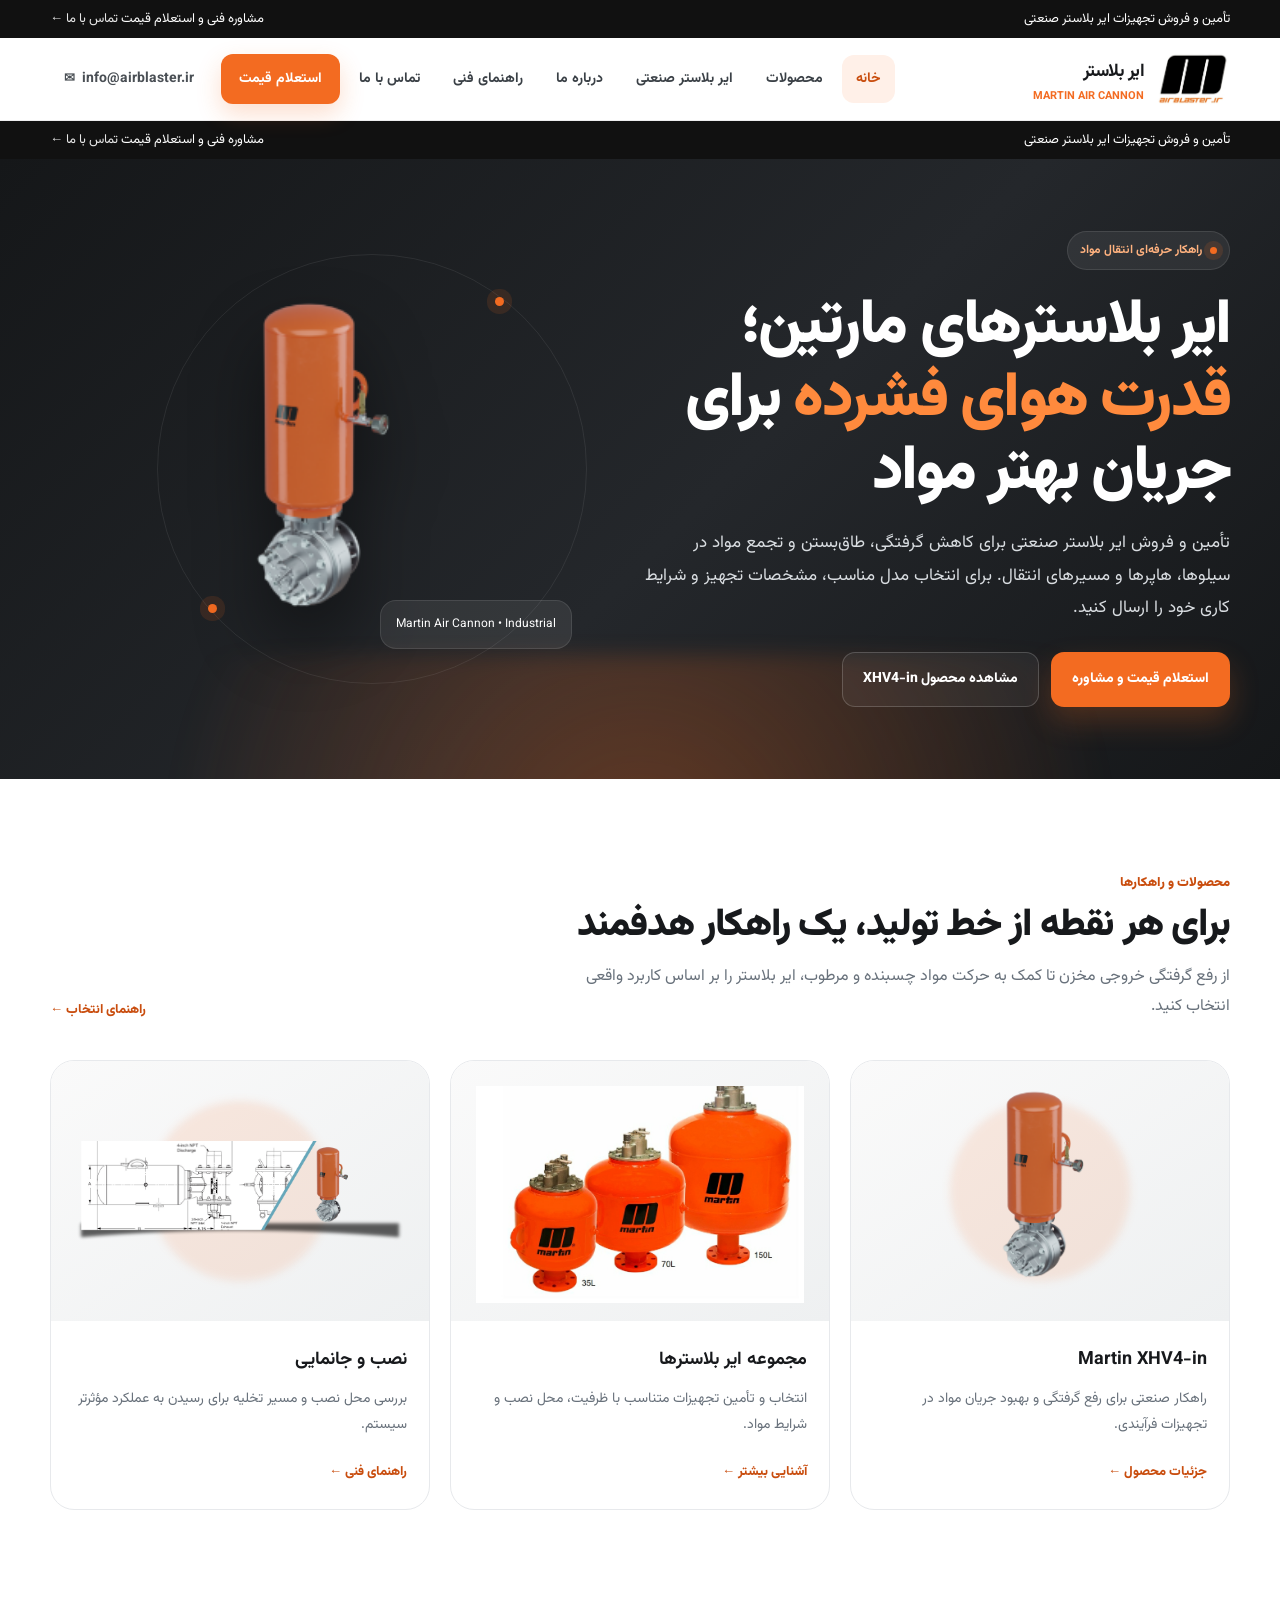
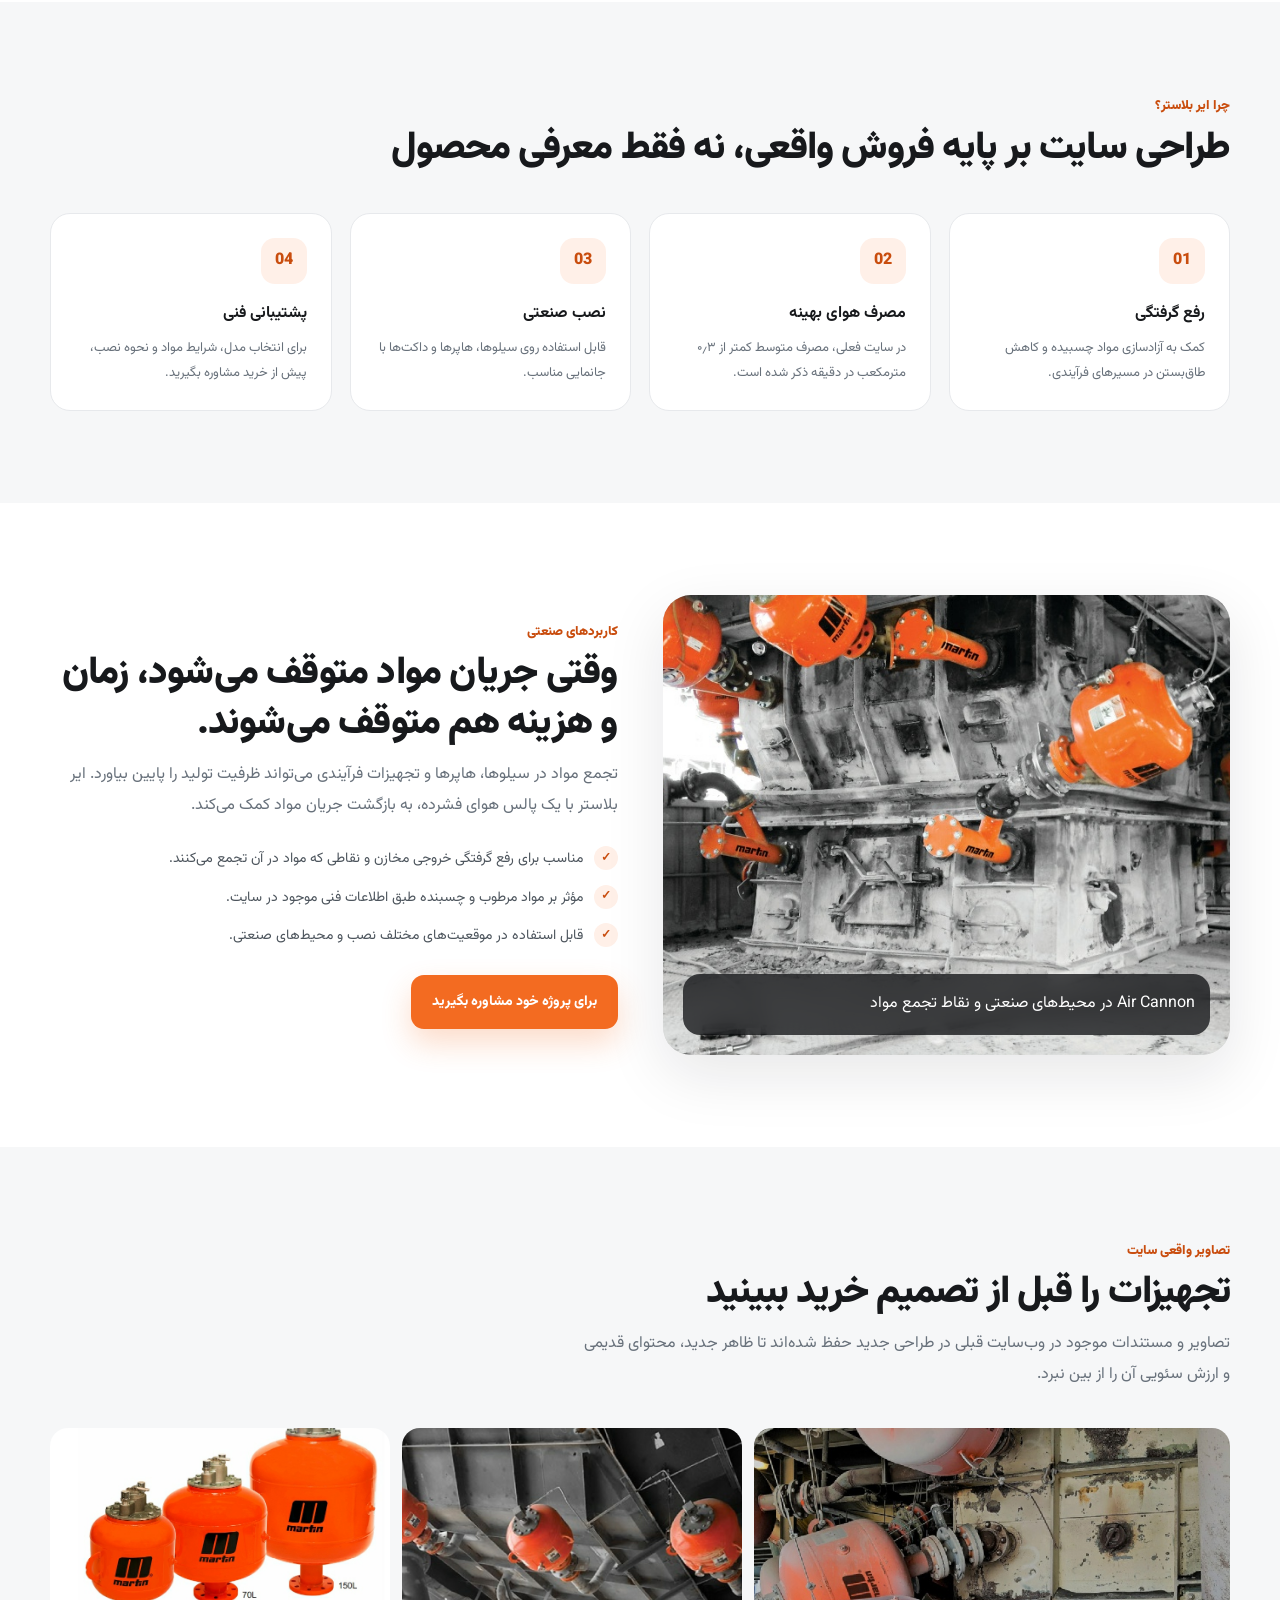
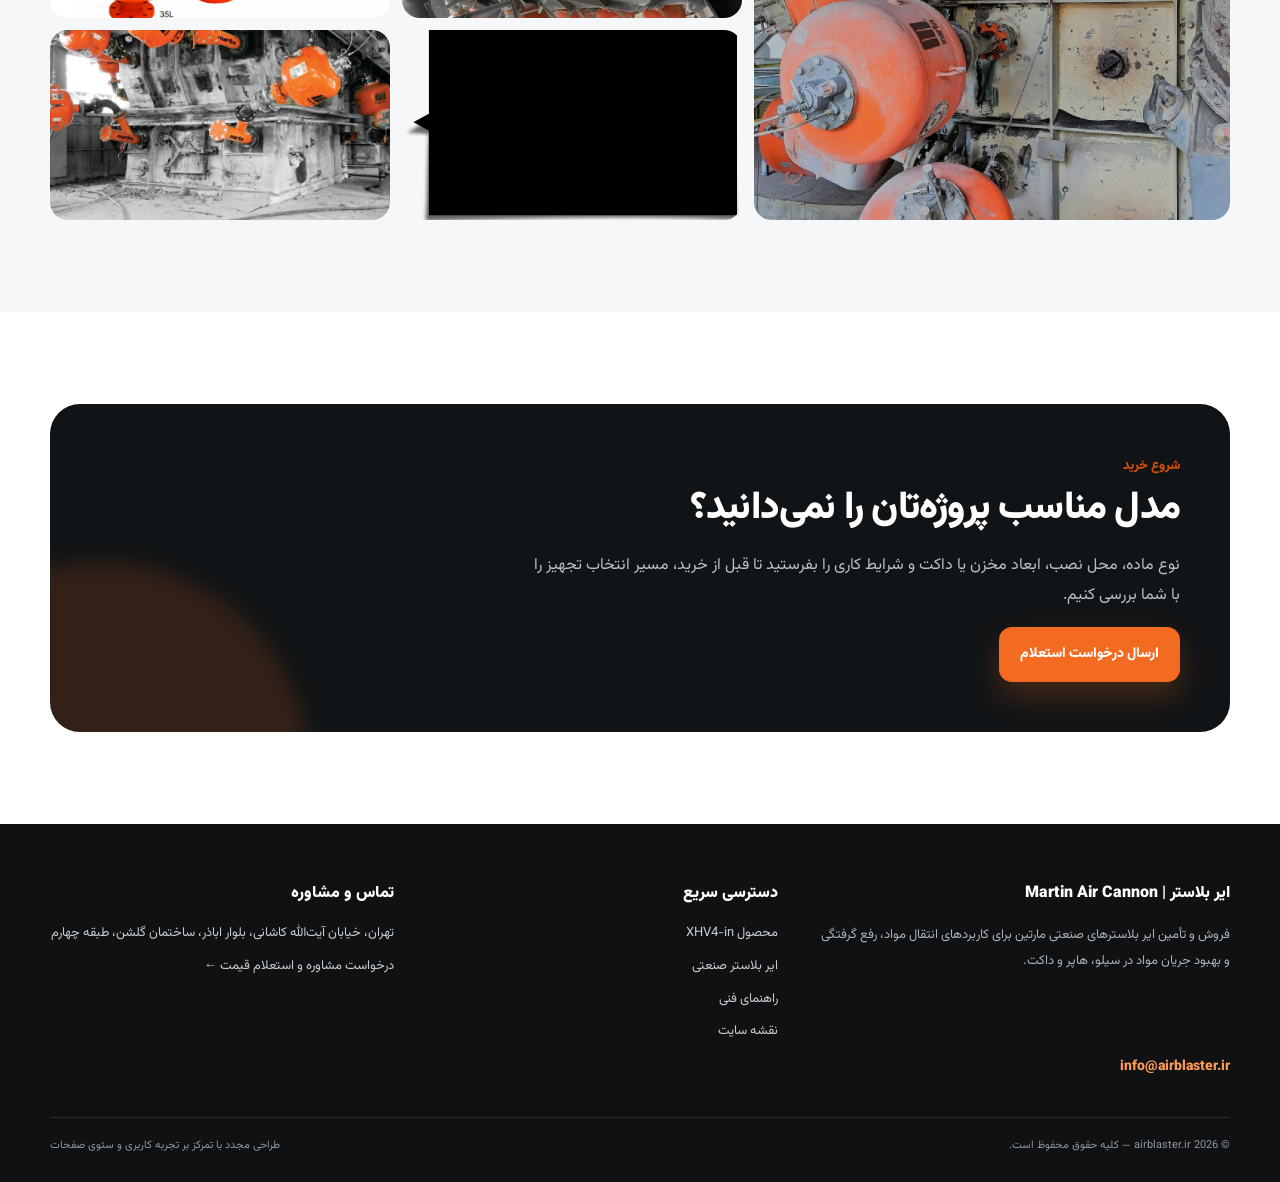
<file: index.html>
<!doctype html>
<html lang="fa" dir="rtl">
<head>
<meta charset="utf-8">
<meta name="viewport" content="width=device-width,initial-scale=1">
<title>فروش ایر بلاستر مارتین | Airblaster.ir</title>
<meta name="description" content="فروش و تأمین ایر بلاسترهای صنعتی مارتین برای رفع گرفتگی، بهبود جریان مواد و نصب روی سیلو، هاپر و داکت.">
<meta name="keywords" content="ایر بلاستر, ایر بلاستر مارتین, بیگ بلاستر, شوک بلاستر, Air Cannon, Martin Engineering, فروش ایر بلاستر صنعتی">
<meta name="robots" content="index,follow">
<link rel="canonical" href="https://airblaster.ir/">
<meta property="og:type" content="website">
<meta property="og:title" content="فروش ایر بلاستر مارتین | Airblaster.ir">
<meta property="og:description" content="فروش و تأمین ایر بلاسترهای صنعتی مارتین برای رفع گرفتگی، بهبود جریان مواد و نصب روی سیلو، هاپر و داکت.">
<meta property="og:image" content="assets/product-cluster.jpg">
<link rel="icon" href="favicon.ico">
<link rel="stylesheet" href="site.css">
<script defer src="site.js"></script>
</head>
<body>
<div class="topbar"><div class="container"><span>تأمین و فروش تجهیزات ایر بلاستر صنعتی</span><span>مشاوره فنی و استعلام قیمت <a href="wpscripts/contact-us.html">تماس با ما ←</a></span></div></div>
<header class="site-header"><div class="container nav">
<a class="brand" href="index.html"><img src="assets/logo.jpg" alt="Airblaster.ir"><div><strong>ایر بلاستر</strong><span>MARTIN AIR CANNON</span></div></a>
<button class="nav-toggle" aria-label="باز کردن منو">☰</button>
<nav class="navlinks"><a href="index.html" class="active">خانه</a><a href="wpscripts/martin-air-cannon-xhv4-in.html" class="">محصولات</a><a href="wpscripts/air-blaster-industrial.html" class="">ایر بلاستر صنعتی</a><a href="wpscripts/big-blaster.html" class="">درباره ما</a><a href="wpscripts/air-blaster.html" class="">راهنمای فنی</a><a href="wpscripts/contact-us.html" class="">تماس با ما</a><a class="nav-cta" href="wpscripts/contact-us.html">استعلام قیمت</a><a class="nav-email" href="mailto:info@airblaster.ir" aria-label="ارسال ایمیل به info@airblaster.ir">info@airblaster.ir</a></nav>
</div></header>
<div class="topbar"><div class="container"><span>تأمین و فروش تجهیزات ایر بلاستر صنعتی</span><span>مشاوره فنی و استعلام قیمت <a href="wpscripts/contact-us.html">تماس با ما ←</a></span></div></div><main>
<section class="hero"><div class="container hero-grid">
<div class="fade-in">
<span class="eyebrow"><i></i> راهکار حرفه‌ای انتقال مواد</span>
<h1>ایر بلاسترهای مارتین؛<br/><span style="color:#ff8a3d">قدرت هوای فشرده</span> برای جریان بهتر مواد</h1>
<p>تأمین و فروش ایر بلاستر صنعتی برای کاهش گرفتگی، طاق‌بستن و تجمع مواد در سیلوها، هاپرها و مسیرهای انتقال. برای انتخاب مدل مناسب، مشخصات تجهیز و شرایط کاری خود را ارسال کنید.</p>
<div class="actions"><a class="btn btn-primary" href="wpscripts/contact-us.html">استعلام قیمت و مشاوره</a><a class="btn btn-ghost" href="wpscripts/martin-air-cannon-xhv4-in.html">مشاهده محصول XHV4-in</a></div>
</div>
<div class="hero-visual fade-in delay-2"><div class="ring"></div><div class="hero-product"><img alt="ایر بلاستر مارتین" src="assets/air-cannon.png"/></div><div class="hero-tag">Martin Air Cannon • Industrial</div></div>
</div></section>
<section class="section"><div class="container">
<div class="section-head"><div><div class="kicker">محصولات و راهکارها</div><h2>برای هر نقطه از خط تولید، یک راهکار هدفمند</h2><p class="lead">از رفع گرفتگی خروجی مخزن تا کمک به حرکت مواد چسبنده و مرطوب، ایر بلاستر را بر اساس کاربرد واقعی انتخاب کنید.</p></div><a class="text-link" href="wpscripts/air-blaster-industrial.html">راهنمای انتخاب ←</a></div>
<div class="grid-3">
<article class="card product-card"><div class="pic"><img alt="ایر بلاستر مارتین XHV4-in" src="assets/air-cannon.png"/></div><div class="card-body"><h3>Martin XHV4-in</h3><p>راهکار صنعتی برای رفع گرفتگی و بهبود جریان مواد در تجهیزات فرآیندی.</p><a class="text-link" href="wpscripts/martin-air-cannon-xhv4-in.html">جزئیات محصول ←</a></div></article>
<article class="card product-card"><div class="pic"><img alt="مجموعه ایر بلاسترهای مارتین" src="assets/product-cluster.jpg"/></div><div class="card-body"><h3>مجموعه ایر بلاسترها</h3><p>انتخاب و تأمین تجهیزات متناسب با ظرفیت، محل نصب و شرایط مواد.</p><a class="text-link" href="wpscripts/big-blaster.html">آشنایی بیشتر ←</a></div></article>
<article class="card product-card"><div class="pic"><img alt="نحوه نصب ایر بلاستر" src="assets/installation-diagram.png"/></div><div class="card-body"><h3>نصب و جانمایی</h3><p>بررسی محل نصب و مسیر تخلیه برای رسیدن به عملکرد مؤثرتر سیستم.</p><a class="text-link" href="wpscripts/air-blaster.html">راهنمای فنی ←</a></div></article>
</div>
</div></section>
<section class="section alt"><div class="container">
<div class="section-head"><div><div class="kicker">چرا ایر بلاستر؟</div><h2>طراحی سایت بر پایه فروش واقعی، نه فقط معرفی محصول</h2></div></div>
<div class="grid-4">
<div class="feature"><div class="icon">01</div><h3>رفع گرفتگی</h3><p>کمک به آزادسازی مواد چسبیده و کاهش طاق‌بستن در مسیرهای فرآیندی.</p></div>
<div class="feature"><div class="icon">02</div><h3>مصرف هوای بهینه</h3><p>در سایت فعلی، مصرف متوسط کمتر از ۰٫۳ مترمکعب در دقیقه ذکر شده است.</p></div>
<div class="feature"><div class="icon">03</div><h3>نصب صنعتی</h3><p>قابل استفاده روی سیلوها، هاپرها و داکت‌ها با جانمایی مناسب.</p></div>
<div class="feature"><div class="icon">04</div><h3>پشتیبانی فنی</h3><p>برای انتخاب مدل، شرایط مواد و نحوه نصب، پیش از خرید مشاوره بگیرید.</p></div>
</div>
</div></section>
<section class="section"><div class="container split">
<div class="media-card"><img alt="کاربرد ایر بلاستر در محیط صنعتی" src="assets/industrial-01.jpg"/><div class="caption">Air Cannon در محیط‌های صنعتی و نقاط تجمع مواد</div></div>
<div><div class="kicker">کاربردهای صنعتی</div><h2>وقتی جریان مواد متوقف می‌شود، زمان و هزینه هم متوقف می‌شوند.</h2><p class="lead">تجمع مواد در سیلوها، هاپرها و تجهیزات فرآیندی می‌تواند ظرفیت تولید را پایین بیاورد. ایر بلاستر با یک پالس هوای فشرده، به بازگشت جریان مواد کمک می‌کند.</p>
<div class="checks"><div class="check"><b>✓</b><span>مناسب برای رفع گرفتگی خروجی مخازن و نقاطی که مواد در آن تجمع می‌کنند.</span></div><div class="check"><b>✓</b><span>مؤثر بر مواد مرطوب و چسبنده طبق اطلاعات فنی موجود در سایت.</span></div><div class="check"><b>✓</b><span>قابل استفاده در موقعیت‌های مختلف نصب و محیط‌های صنعتی.</span></div></div>
<a class="btn btn-primary" href="wpscripts/contact-us.html">برای پروژه خود مشاوره بگیرید</a></div>
</div></section>
<section class="section alt"><div class="container">
<div class="section-head"><div><div class="kicker">تصاویر واقعی سایت</div><h2>تجهیزات را قبل از تصمیم خرید ببینید</h2><p class="lead">تصاویر و مستندات موجود در وب‌سایت قبلی در طراحی جدید حفظ شده‌اند تا ظاهر جدید، محتوای قدیمی و ارزش سئویی آن را از بین نبرد.</p></div></div>
<div class="gallery"><img alt="ایر بلاستر در صنعت" class="tall" src="assets/industrial-02.jpg"/><img alt="ایر بلاستر روی تجهیزات" src="assets/industrial-03.png"/><img alt="مدل‌های ایر بلاستر" src="assets/product-cluster.jpg"/><img alt="نمودار فنی ایر بلاستر" src="assets/technical-graphic.png"/><img alt="کاربرد صنعتی ایر بلاستر" src="assets/industrial-01.jpg"/></div>
</div></section>
<section class="section"><div class="container"><div class="dark-panel">
<div class="kicker">شروع خرید</div><h2 style="color:#fff">مدل مناسب پروژه‌تان را نمی‌دانید؟</h2><p style="color:#b9c0c7;max-width:650px">نوع ماده، محل نصب، ابعاد مخزن یا داکت و شرایط کاری را بفرستید تا قبل از خرید، مسیر انتخاب تجهیز را با شما بررسی کنیم.</p>
<a class="btn btn-primary" href="wpscripts/contact-us.html">ارسال درخواست استعلام</a>
</div></div></section>
</main>
<footer><div class="container">
<div class="footer-grid">
<div><div class="footer-title">ایر بلاستر | Martin Air Cannon</div><p style="font-size:13px;line-height:2;color:#aab1b8">فروش و تأمین ایر بلاسترهای صنعتی مارتین برای کاربردهای انتقال مواد، رفع گرفتگی و بهبود جریان مواد در سیلو، هاپر و داکت.</p></div>
<div><div class="footer-title">دسترسی سریع</div><div class="footer-links"><a href="wpscripts/martin-air-cannon-xhv4-in.html">محصول XHV4-in</a><a href="wpscripts/air-blaster-industrial.html">ایر بلاستر صنعتی</a><a href="wpscripts/air-blaster.html">راهنمای فنی</a><a href="sitemap.html">نقشه سایت</a></div></div>
<div><div class="footer-title">تماس و مشاوره</div><div class="footer-links"><span>تهران، خیابان آیت‌الله کاشانی، بلوار اباذر، ساختمان گلشن، طبقه چهارم</span><a href="wpscripts/contact-us.html">درخواست مشاوره و استعلام قیمت ←</a></div></div>
</div>
<a href="mailto:info@airblaster.ir" class="site-email">info@airblaster.ir</a><div class="footer-bottom"><span>© <span data-year></span> airblaster.ir — کلیه حقوق محفوظ است.</span><span>طراحی مجدد با تمرکز بر تجربه کاربری و سئوی صفحات</span></div>
</div></footer>
</body></html>
</file>
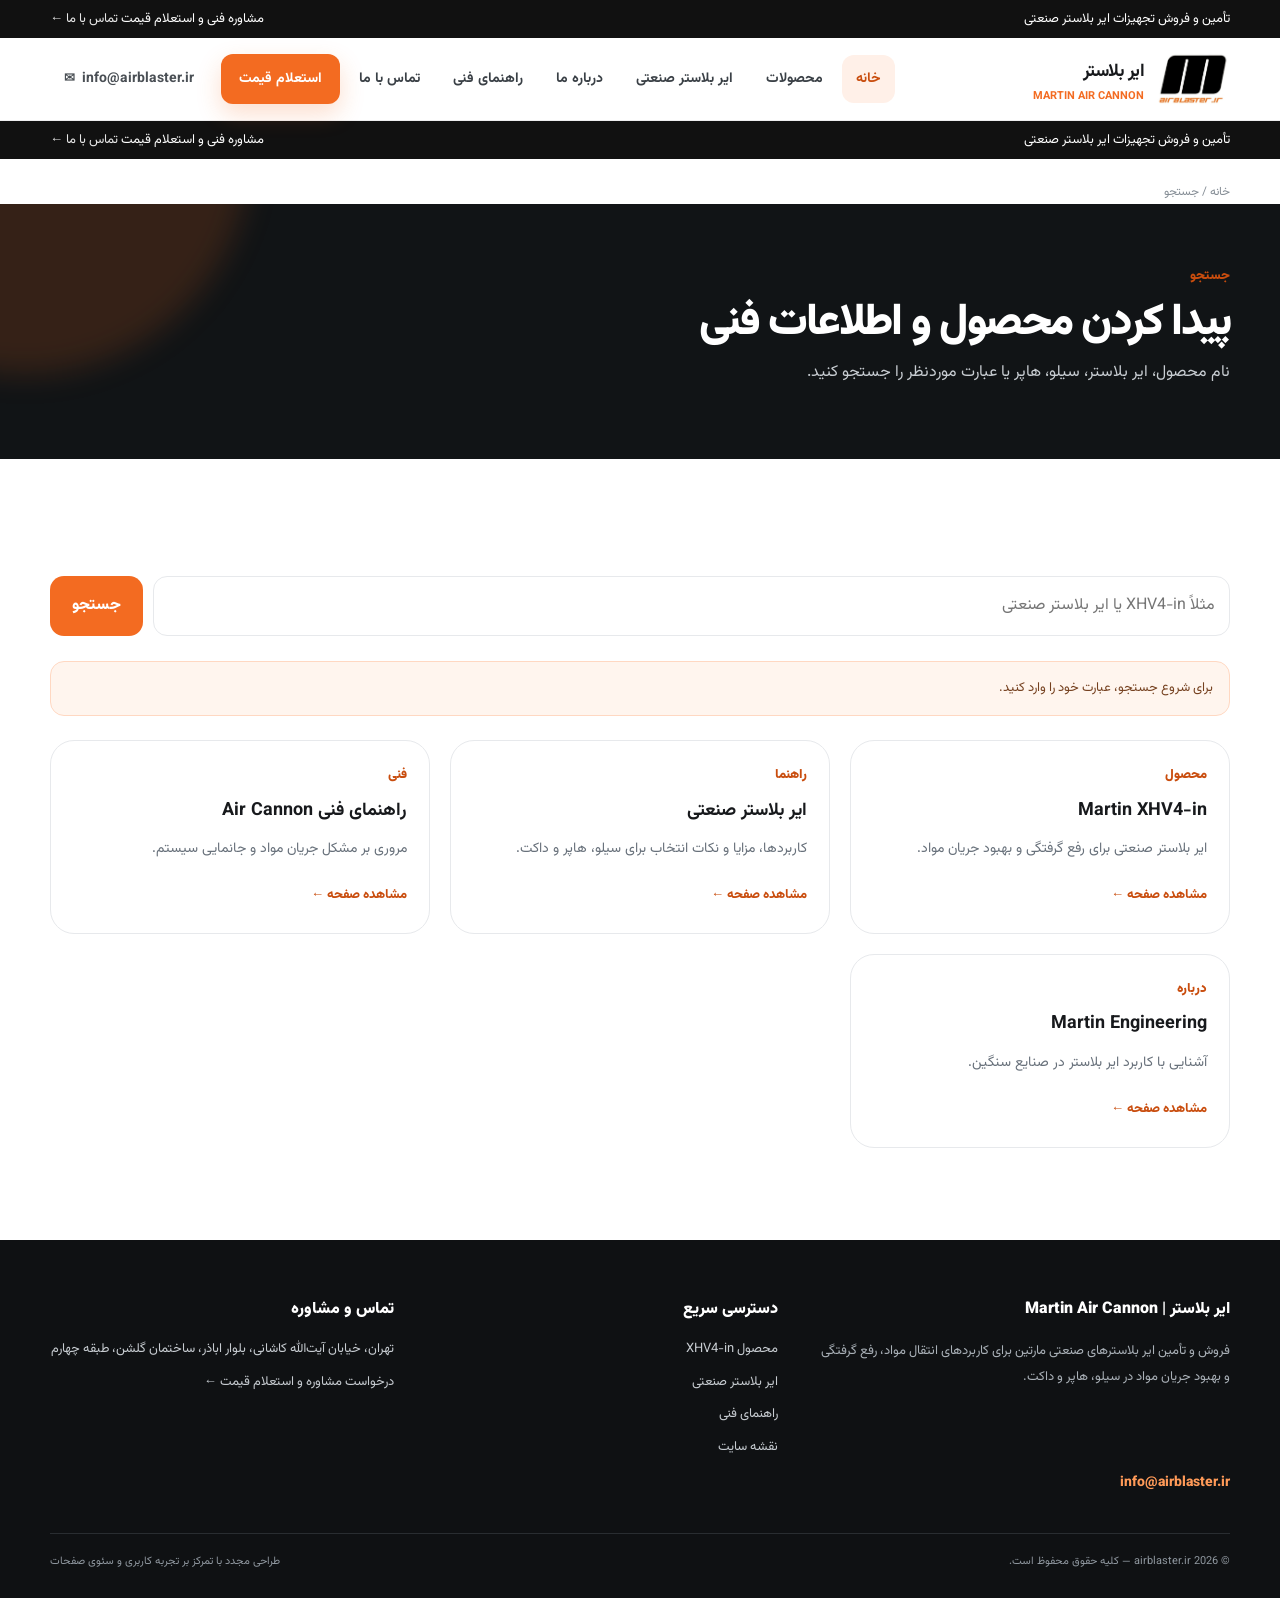
<file: searchresults.html>
<!doctype html>
<html lang="fa" dir="rtl">
<head>
<meta charset="utf-8">
<meta name="viewport" content="width=device-width,initial-scale=1">
<title>جستجو | Airblaster.ir</title>
<meta name="description" content="جستجوی محصولات، ایر بلاسترهای صنعتی و اطلاعات فنی در Airblaster.ir.">
<meta name="keywords" content="ایر بلاستر, ایر بلاستر مارتین, بیگ بلاستر, شوک بلاستر, Air Cannon, Martin Engineering, فروش ایر بلاستر صنعتی">
<meta name="robots" content="index,follow">
<link rel="canonical" href="https://airblaster.ir/searchresults.html">
<meta property="og:type" content="website">
<meta property="og:title" content="جستجو | Airblaster.ir">
<meta property="og:description" content="جستجوی محصولات، ایر بلاسترهای صنعتی و اطلاعات فنی در Airblaster.ir.">
<meta property="og:image" content="assets/product-cluster.jpg">
<link rel="icon" href="favicon.ico">
<link rel="stylesheet" href="site.css">
<script defer src="site.js"></script>
</head>
<body>
<div class="topbar"><div class="container"><span>تأمین و فروش تجهیزات ایر بلاستر صنعتی</span><span>مشاوره فنی و استعلام قیمت <a href="wpscripts/contact-us.html">تماس با ما ←</a></span></div></div>
<header class="site-header"><div class="container nav">
<a class="brand" href="index.html"><img src="assets/logo.jpg" alt="Airblaster.ir"><div><strong>ایر بلاستر</strong><span>MARTIN AIR CANNON</span></div></a>
<button class="nav-toggle" aria-label="باز کردن منو">☰</button>
<nav class="navlinks"><a href="index.html" class="active">خانه</a><a href="wpscripts/martin-air-cannon-xhv4-in.html" class="">محصولات</a><a href="wpscripts/air-blaster-industrial.html" class="">ایر بلاستر صنعتی</a><a href="wpscripts/big-blaster.html" class="">درباره ما</a><a href="wpscripts/air-blaster.html" class="">راهنمای فنی</a><a href="wpscripts/contact-us.html" class="">تماس با ما</a><a class="nav-cta" href="wpscripts/contact-us.html">استعلام قیمت</a><a class="nav-email" href="mailto:info@airblaster.ir" aria-label="ارسال ایمیل به info@airblaster.ir">info@airblaster.ir</a></nav>
</div></header>
<div class="topbar"><div class="container"><span>تأمین و فروش تجهیزات ایر بلاستر صنعتی</span><span>مشاوره فنی و استعلام قیمت <a href="wpscripts/contact-us.html">تماس با ما ←</a></span></div></div><main><div class="breadcrumb container"><a href="index.html">خانه</a> / جستجو</div>
<section class="page-hero"><div class="container"><div class="kicker">جستجو</div><h1>پیدا کردن محصول و اطلاعات فنی</h1><p>نام محصول، ایر بلاستر، سیلو، هاپر یا عبارت موردنظر را جستجو کنید.</p></div></section>
<section class="section"><div class="container"><form class="searchbox" data-search-form=""><input aria-label="جستجو" id="site-search" placeholder="مثلاً XHV4-in یا ایر بلاستر صنعتی"/><button>جستجو</button></form><div class="notice" data-result="">برای شروع جستجو، عبارت خود را وارد کنید.</div><div class="grid-3" style="margin-top:24px">
<article class="card" data-search-item=""><div class="card-body"><div class="kicker">محصول</div><h3>Martin XHV4-in</h3><p>ایر بلاستر صنعتی برای رفع گرفتگی و بهبود جریان مواد.</p><a class="text-link" href="wpscripts/martin-air-cannon-xhv4-in.html">مشاهده صفحه ←</a></div></article>
<article class="card" data-search-item=""><div class="card-body"><div class="kicker">راهنما</div><h3>ایر بلاستر صنعتی</h3><p>کاربردها، مزایا و نکات انتخاب برای سیلو، هاپر و داکت.</p><a class="text-link" href="wpscripts/air-blaster-industrial.html">مشاهده صفحه ←</a></div></article>
<article class="card" data-search-item=""><div class="card-body"><div class="kicker">فنی</div><h3>راهنمای فنی Air Cannon</h3><p>مروری بر مشکل جریان مواد و جانمایی سیستم.</p><a class="text-link" href="wpscripts/air-blaster.html">مشاهده صفحه ←</a></div></article>
<article class="card" data-search-item=""><div class="card-body"><div class="kicker">درباره</div><h3>Martin Engineering</h3><p>آشنایی با کاربرد ایر بلاستر در صنایع سنگین.</p><a class="text-link" href="wpscripts/big-blaster.html">مشاهده صفحه ←</a></div></article>
</div></div></section>
</main>
<footer><div class="container">
<div class="footer-grid">
<div><div class="footer-title">ایر بلاستر | Martin Air Cannon</div><p style="font-size:13px;line-height:2;color:#aab1b8">فروش و تأمین ایر بلاسترهای صنعتی مارتین برای کاربردهای انتقال مواد، رفع گرفتگی و بهبود جریان مواد در سیلو، هاپر و داکت.</p></div>
<div><div class="footer-title">دسترسی سریع</div><div class="footer-links"><a href="wpscripts/martin-air-cannon-xhv4-in.html">محصول XHV4-in</a><a href="wpscripts/air-blaster-industrial.html">ایر بلاستر صنعتی</a><a href="wpscripts/air-blaster.html">راهنمای فنی</a><a href="sitemap.html">نقشه سایت</a></div></div>
<div><div class="footer-title">تماس و مشاوره</div><div class="footer-links"><span>تهران، خیابان آیت‌الله کاشانی، بلوار اباذر، ساختمان گلشن، طبقه چهارم</span><a href="wpscripts/contact-us.html">درخواست مشاوره و استعلام قیمت ←</a></div></div>
</div>
<a href="mailto:info@airblaster.ir" class="site-email">info@airblaster.ir</a><div class="footer-bottom"><span>© <span data-year></span> airblaster.ir — کلیه حقوق محفوظ است.</span><span>طراحی مجدد با تمرکز بر تجربه کاربری و سئوی صفحات</span></div>
</div></footer>
</body></html>
</file>
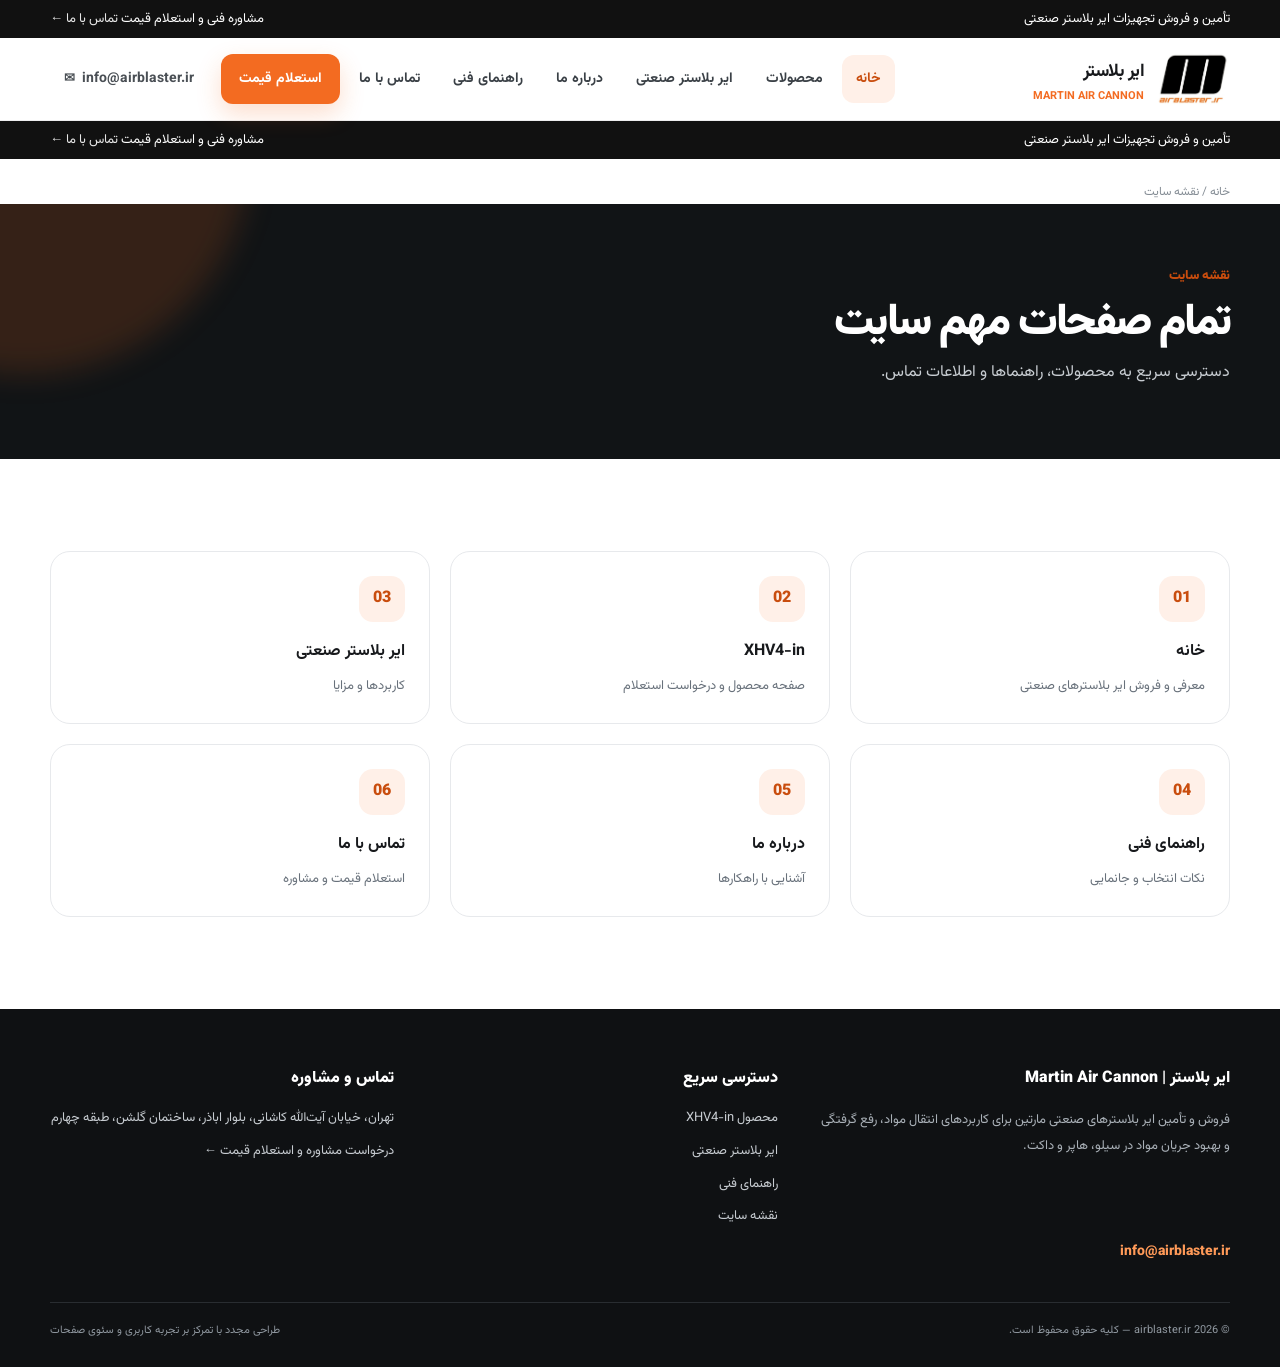
<file: sitemap.html>
<!doctype html>
<html lang="fa" dir="rtl">
<head>
<meta charset="utf-8">
<meta name="viewport" content="width=device-width,initial-scale=1">
<title>نقشه سایت | Airblaster.ir</title>
<meta name="description" content="نقشه سایت Airblaster.ir برای دسترسی به محصولات، راهنماها و اطلاعات تماس.">
<meta name="keywords" content="ایر بلاستر, ایر بلاستر مارتین, بیگ بلاستر, شوک بلاستر, Air Cannon, Martin Engineering, فروش ایر بلاستر صنعتی">
<meta name="robots" content="index,follow">
<link rel="canonical" href="https://airblaster.ir/sitemap.html">
<meta property="og:type" content="website">
<meta property="og:title" content="نقشه سایت | Airblaster.ir">
<meta property="og:description" content="نقشه سایت Airblaster.ir برای دسترسی به محصولات، راهنماها و اطلاعات تماس.">
<meta property="og:image" content="assets/product-cluster.jpg">
<link rel="icon" href="favicon.ico">
<link rel="stylesheet" href="site.css">
<script defer src="site.js"></script>
</head>
<body>
<div class="topbar"><div class="container"><span>تأمین و فروش تجهیزات ایر بلاستر صنعتی</span><span>مشاوره فنی و استعلام قیمت <a href="wpscripts/contact-us.html">تماس با ما ←</a></span></div></div>
<header class="site-header"><div class="container nav">
<a class="brand" href="index.html"><img src="assets/logo.jpg" alt="Airblaster.ir"><div><strong>ایر بلاستر</strong><span>MARTIN AIR CANNON</span></div></a>
<button class="nav-toggle" aria-label="باز کردن منو">☰</button>
<nav class="navlinks"><a href="index.html" class="active">خانه</a><a href="wpscripts/martin-air-cannon-xhv4-in.html" class="">محصولات</a><a href="wpscripts/air-blaster-industrial.html" class="">ایر بلاستر صنعتی</a><a href="wpscripts/big-blaster.html" class="">درباره ما</a><a href="wpscripts/air-blaster.html" class="">راهنمای فنی</a><a href="wpscripts/contact-us.html" class="">تماس با ما</a><a class="nav-cta" href="wpscripts/contact-us.html">استعلام قیمت</a><a class="nav-email" href="mailto:info@airblaster.ir" aria-label="ارسال ایمیل به info@airblaster.ir">info@airblaster.ir</a></nav>
</div></header>
<div class="topbar"><div class="container"><span>تأمین و فروش تجهیزات ایر بلاستر صنعتی</span><span>مشاوره فنی و استعلام قیمت <a href="wpscripts/contact-us.html">تماس با ما ←</a></span></div></div><main><div class="breadcrumb container"><a href="index.html">خانه</a> / نقشه سایت</div>
<section class="page-hero"><div class="container"><div class="kicker">نقشه سایت</div><h1>تمام صفحات مهم سایت</h1><p>دسترسی سریع به محصولات، راهنماها و اطلاعات تماس.</p></div></section>
<section class="section"><div class="container"><div class="grid-3">
<a class="feature" href="index.html"><div class="icon">01</div><h3>خانه</h3><p>معرفی و فروش ایر بلاسترهای صنعتی</p></a>
<a class="feature" href="wpscripts/martin-air-cannon-xhv4-in.html"><div class="icon">02</div><h3>XHV4-in</h3><p>صفحه محصول و درخواست استعلام</p></a>
<a class="feature" href="wpscripts/air-blaster-industrial.html"><div class="icon">03</div><h3>ایر بلاستر صنعتی</h3><p>کاربردها و مزایا</p></a>
<a class="feature" href="wpscripts/air-blaster.html"><div class="icon">04</div><h3>راهنمای فنی</h3><p>نکات انتخاب و جانمایی</p></a>
<a class="feature" href="wpscripts/big-blaster.html"><div class="icon">05</div><h3>درباره ما</h3><p>آشنایی با راهکارها</p></a>
<a class="feature" href="wpscripts/contact-us.html"><div class="icon">06</div><h3>تماس با ما</h3><p>استعلام قیمت و مشاوره</p></a>
</div></div></section>
</main>
<footer><div class="container">
<div class="footer-grid">
<div><div class="footer-title">ایر بلاستر | Martin Air Cannon</div><p style="font-size:13px;line-height:2;color:#aab1b8">فروش و تأمین ایر بلاسترهای صنعتی مارتین برای کاربردهای انتقال مواد، رفع گرفتگی و بهبود جریان مواد در سیلو، هاپر و داکت.</p></div>
<div><div class="footer-title">دسترسی سریع</div><div class="footer-links"><a href="wpscripts/martin-air-cannon-xhv4-in.html">محصول XHV4-in</a><a href="wpscripts/air-blaster-industrial.html">ایر بلاستر صنعتی</a><a href="wpscripts/air-blaster.html">راهنمای فنی</a><a href="sitemap.html">نقشه سایت</a></div></div>
<div><div class="footer-title">تماس و مشاوره</div><div class="footer-links"><span>تهران، خیابان آیت‌الله کاشانی، بلوار اباذر، ساختمان گلشن، طبقه چهارم</span><a href="wpscripts/contact-us.html">درخواست مشاوره و استعلام قیمت ←</a></div></div>
</div>
<a href="mailto:info@airblaster.ir" class="site-email">info@airblaster.ir</a><div class="footer-bottom"><span>© <span data-year></span> airblaster.ir — کلیه حقوق محفوظ است.</span><span>طراحی مجدد با تمرکز بر تجربه کاربری و سئوی صفحات</span></div>
</div></footer>
</body></html>
</file>
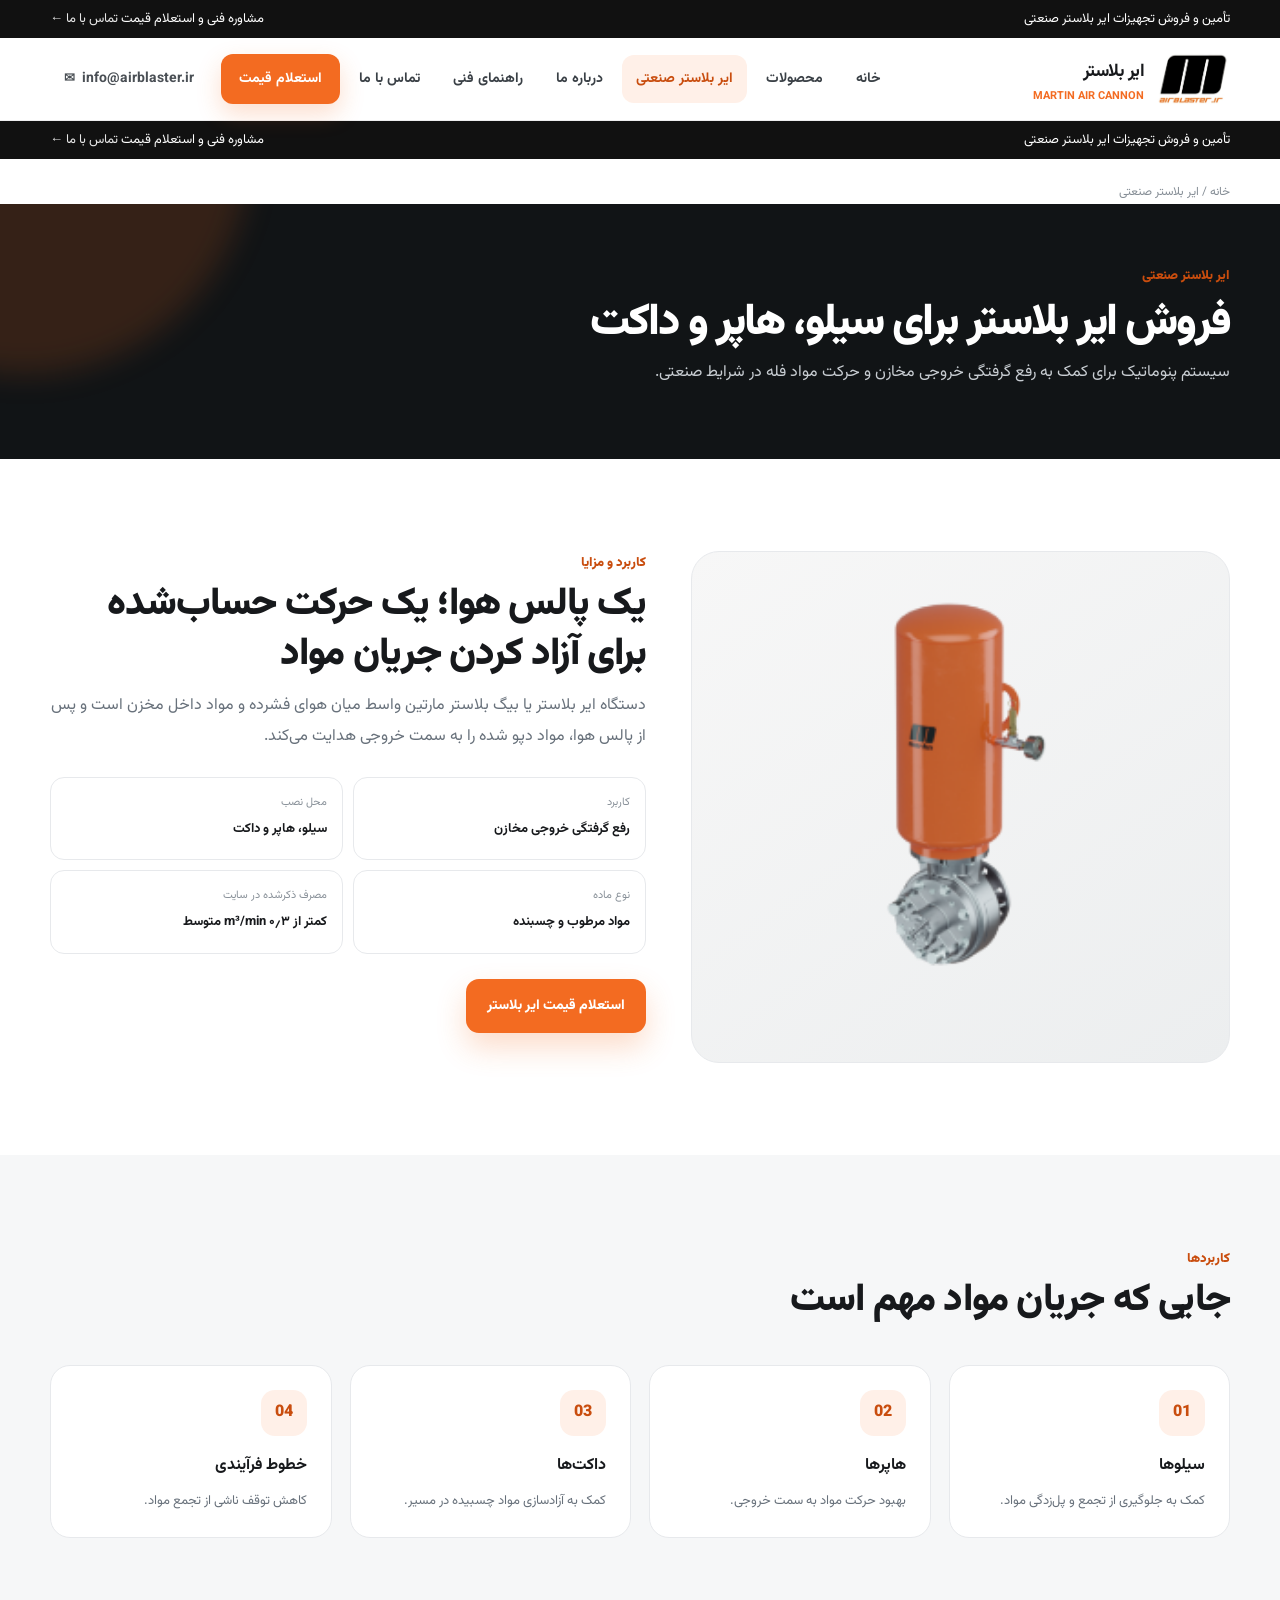
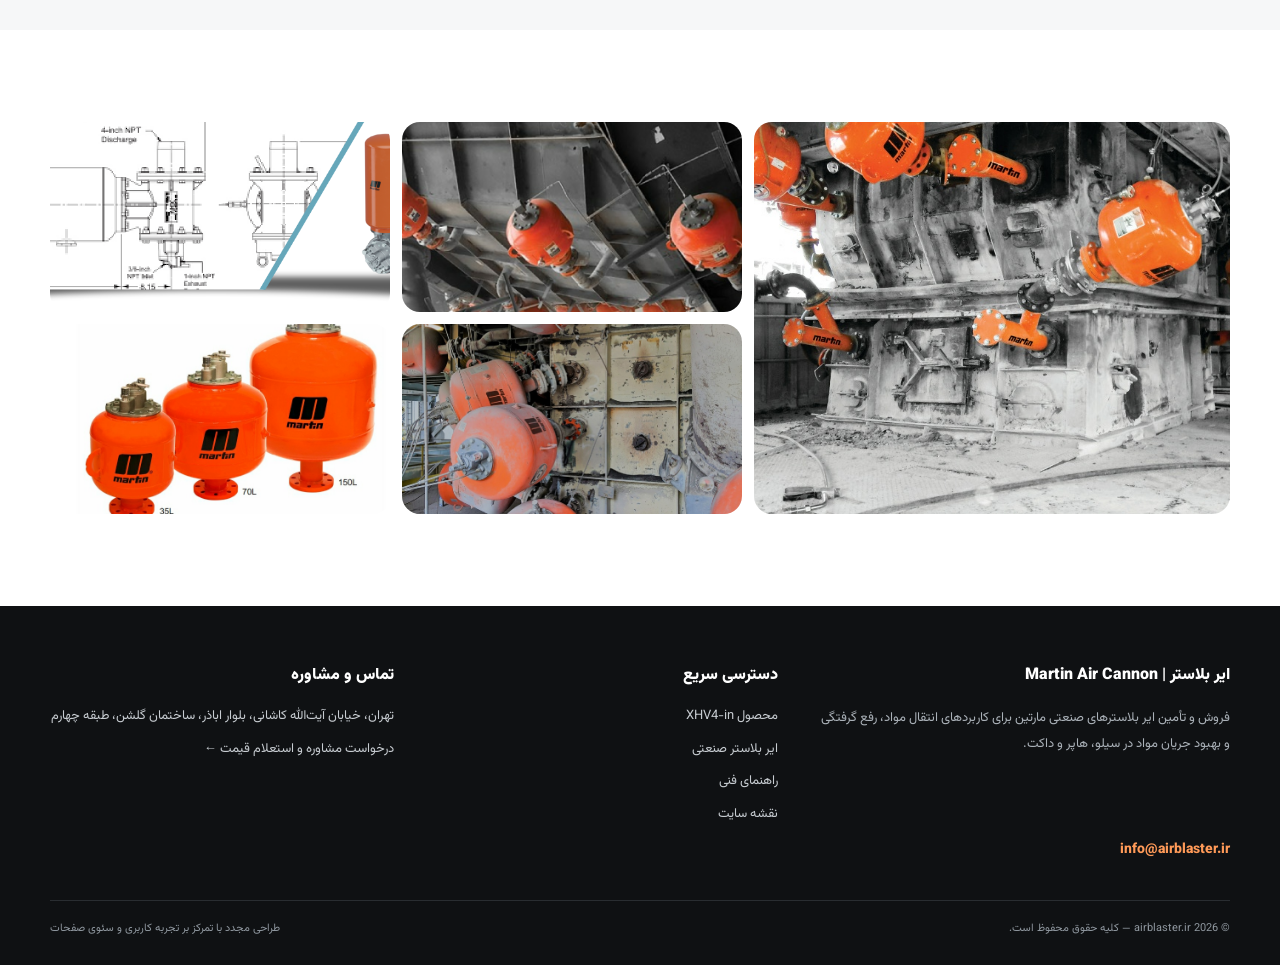
<file: wpscripts/air-blaster-industrial.html>
<!doctype html>
<html lang="fa" dir="rtl">
<head>
<meta charset="utf-8">
<meta name="viewport" content="width=device-width,initial-scale=1">
<title>ایر بلاستر صنعتی | فروش و استعلام قیمت</title>
<meta name="description" content="فروش ایر بلاستر صنعتی مارتین برای سیلو، هاپر و داکت؛ بررسی کاربرد، مزایا و مشخصات پیش از خرید.">
<meta name="keywords" content="ایر بلاستر, ایر بلاستر مارتین, بیگ بلاستر, شوک بلاستر, Air Cannon, Martin Engineering, فروش ایر بلاستر صنعتی">
<meta name="robots" content="index,follow">
<link rel="canonical" href="https://airblaster.ir/wpscripts/air-blaster-industrial.html">
<meta property="og:type" content="website">
<meta property="og:title" content="ایر بلاستر صنعتی | فروش و استعلام قیمت">
<meta property="og:description" content="فروش ایر بلاستر صنعتی مارتین برای سیلو، هاپر و داکت؛ بررسی کاربرد، مزایا و مشخصات پیش از خرید.">
<meta property="og:image" content="../assets/product-cluster.jpg">
<link rel="icon" href="../favicon.ico">
<link rel="stylesheet" href="../site.css">
<script defer src="../site.js"></script>
</head>
<body>
<div class="topbar"><div class="container"><span>تأمین و فروش تجهیزات ایر بلاستر صنعتی</span><span>مشاوره فنی و استعلام قیمت <a href="../wpscripts/contact-us.html">تماس با ما ←</a></span></div></div>
<header class="site-header"><div class="container nav">
<a class="brand" href="../index.html"><img src="../assets/logo.jpg" alt="Airblaster.ir"><div><strong>ایر بلاستر</strong><span>MARTIN AIR CANNON</span></div></a>
<button class="nav-toggle" aria-label="باز کردن منو">☰</button>
<nav class="navlinks"><a href="../index.html" class="">خانه</a><a href="../wpscripts/martin-air-cannon-xhv4-in.html" class="">محصولات</a><a href="../wpscripts/air-blaster-industrial.html" class="active">ایر بلاستر صنعتی</a><a href="../wpscripts/big-blaster.html" class="">درباره ما</a><a href="../wpscripts/air-blaster.html" class="">راهنمای فنی</a><a href="../wpscripts/contact-us.html" class="">تماس با ما</a><a class="nav-cta" href="../wpscripts/contact-us.html">استعلام قیمت</a><a class="nav-email" href="mailto:info@airblaster.ir" aria-label="ارسال ایمیل به info@airblaster.ir">info@airblaster.ir</a></nav>
</div></header>
<div class="topbar"><div class="container"><span>تأمین و فروش تجهیزات ایر بلاستر صنعتی</span><span>مشاوره فنی و استعلام قیمت <a href="../wpscripts/contact-us.html">تماس با ما ←</a></span></div></div><main><div class="breadcrumb container"><a href="../index.html">خانه</a> / ایر بلاستر صنعتی</div>
<section class="page-hero"><div class="container"><div class="kicker">ایر بلاستر صنعتی</div><h1>فروش ایر بلاستر برای سیلو، هاپر و داکت</h1><p>سیستم پنوماتیک برای کمک به رفع گرفتگی خروجی مخازن و حرکت مواد فله در شرایط صنعتی.</p></div></section>
<section class="section"><div class="container"><div class="product-detail"><div class="product-visual"><img alt="ایر بلاستر صنعتی مارتین" src="../assets/air-cannon.png"/></div><div><div class="kicker">کاربرد و مزایا</div><h2>یک پالس هوا؛ یک حرکت حساب‌شده برای آزاد کردن جریان مواد</h2><p class="lead">دستگاه ایر بلاستر یا بیگ بلاستر مارتین واسط میان هوای فشرده و مواد داخل مخزن است و پس از پالس هوا، مواد دپو شده را به سمت خروجی هدایت می‌کند.</p><div class="spec-list"><div class="spec"><small>کاربرد</small><b>رفع گرفتگی خروجی مخازن</b></div><div class="spec"><small>محل نصب</small><b>سیلو، هاپر و داکت</b></div><div class="spec"><small>نوع ماده</small><b>مواد مرطوب و چسبنده</b></div><div class="spec"><small>مصرف ذکرشده در سایت</small><b>کمتر از ۰٫۳ m³/min متوسط</b></div></div><a class="btn btn-primary" href="contact-us.html">استعلام قیمت ایر بلاستر</a></div></div></div></section>
<section class="section alt"><div class="container"><div class="section-head"><div><div class="kicker">کاربردها</div><h2>جایی که جریان مواد مهم است</h2></div></div><div class="grid-4"><div class="feature"><div class="icon">01</div><h3>سیلوها</h3><p>کمک به جلوگیری از تجمع و پل‌زدگی مواد.</p></div><div class="feature"><div class="icon">02</div><h3>هاپرها</h3><p>بهبود حرکت مواد به سمت خروجی.</p></div><div class="feature"><div class="icon">03</div><h3>داکت‌ها</h3><p>کمک به آزادسازی مواد چسبیده در مسیر.</p></div><div class="feature"><div class="icon">04</div><h3>خطوط فرآیندی</h3><p>کاهش توقف ناشی از تجمع مواد.</p></div></div></div></section>
<section class="section"><div class="container"><div class="gallery"><img alt="ایر بلاستر در محیط صنعتی" class="tall" src="../assets/industrial-01.jpg"/><img alt="نصب ایر بلاستر" src="../assets/industrial-03.png"/><img alt="نقشه نصب" src="../assets/installation-diagram.png"/><img alt="کاربرد ایر بلاستر" src="../assets/industrial-02.jpg"/><img alt="محصولات ایر بلاستر" src="../assets/product-cluster.jpg"/></div></div></section>
</main>
<footer><div class="container">
<div class="footer-grid">
<div><div class="footer-title">ایر بلاستر | Martin Air Cannon</div><p style="font-size:13px;line-height:2;color:#aab1b8">فروش و تأمین ایر بلاسترهای صنعتی مارتین برای کاربردهای انتقال مواد، رفع گرفتگی و بهبود جریان مواد در سیلو، هاپر و داکت.</p></div>
<div><div class="footer-title">دسترسی سریع</div><div class="footer-links"><a href="../wpscripts/martin-air-cannon-xhv4-in.html">محصول XHV4-in</a><a href="../wpscripts/air-blaster-industrial.html">ایر بلاستر صنعتی</a><a href="../wpscripts/air-blaster.html">راهنمای فنی</a><a href="../sitemap.html">نقشه سایت</a></div></div>
<div><div class="footer-title">تماس و مشاوره</div><div class="footer-links"><span>تهران، خیابان آیت‌الله کاشانی، بلوار اباذر، ساختمان گلشن، طبقه چهارم</span><a href="../wpscripts/contact-us.html">درخواست مشاوره و استعلام قیمت ←</a></div></div>
</div>
<a href="mailto:info@airblaster.ir" class="site-email">info@airblaster.ir</a><div class="footer-bottom"><span>© <span data-year></span> airblaster.ir — کلیه حقوق محفوظ است.</span><span>طراحی مجدد با تمرکز بر تجربه کاربری و سئوی صفحات</span></div>
</div></footer>
</body></html>
</file>
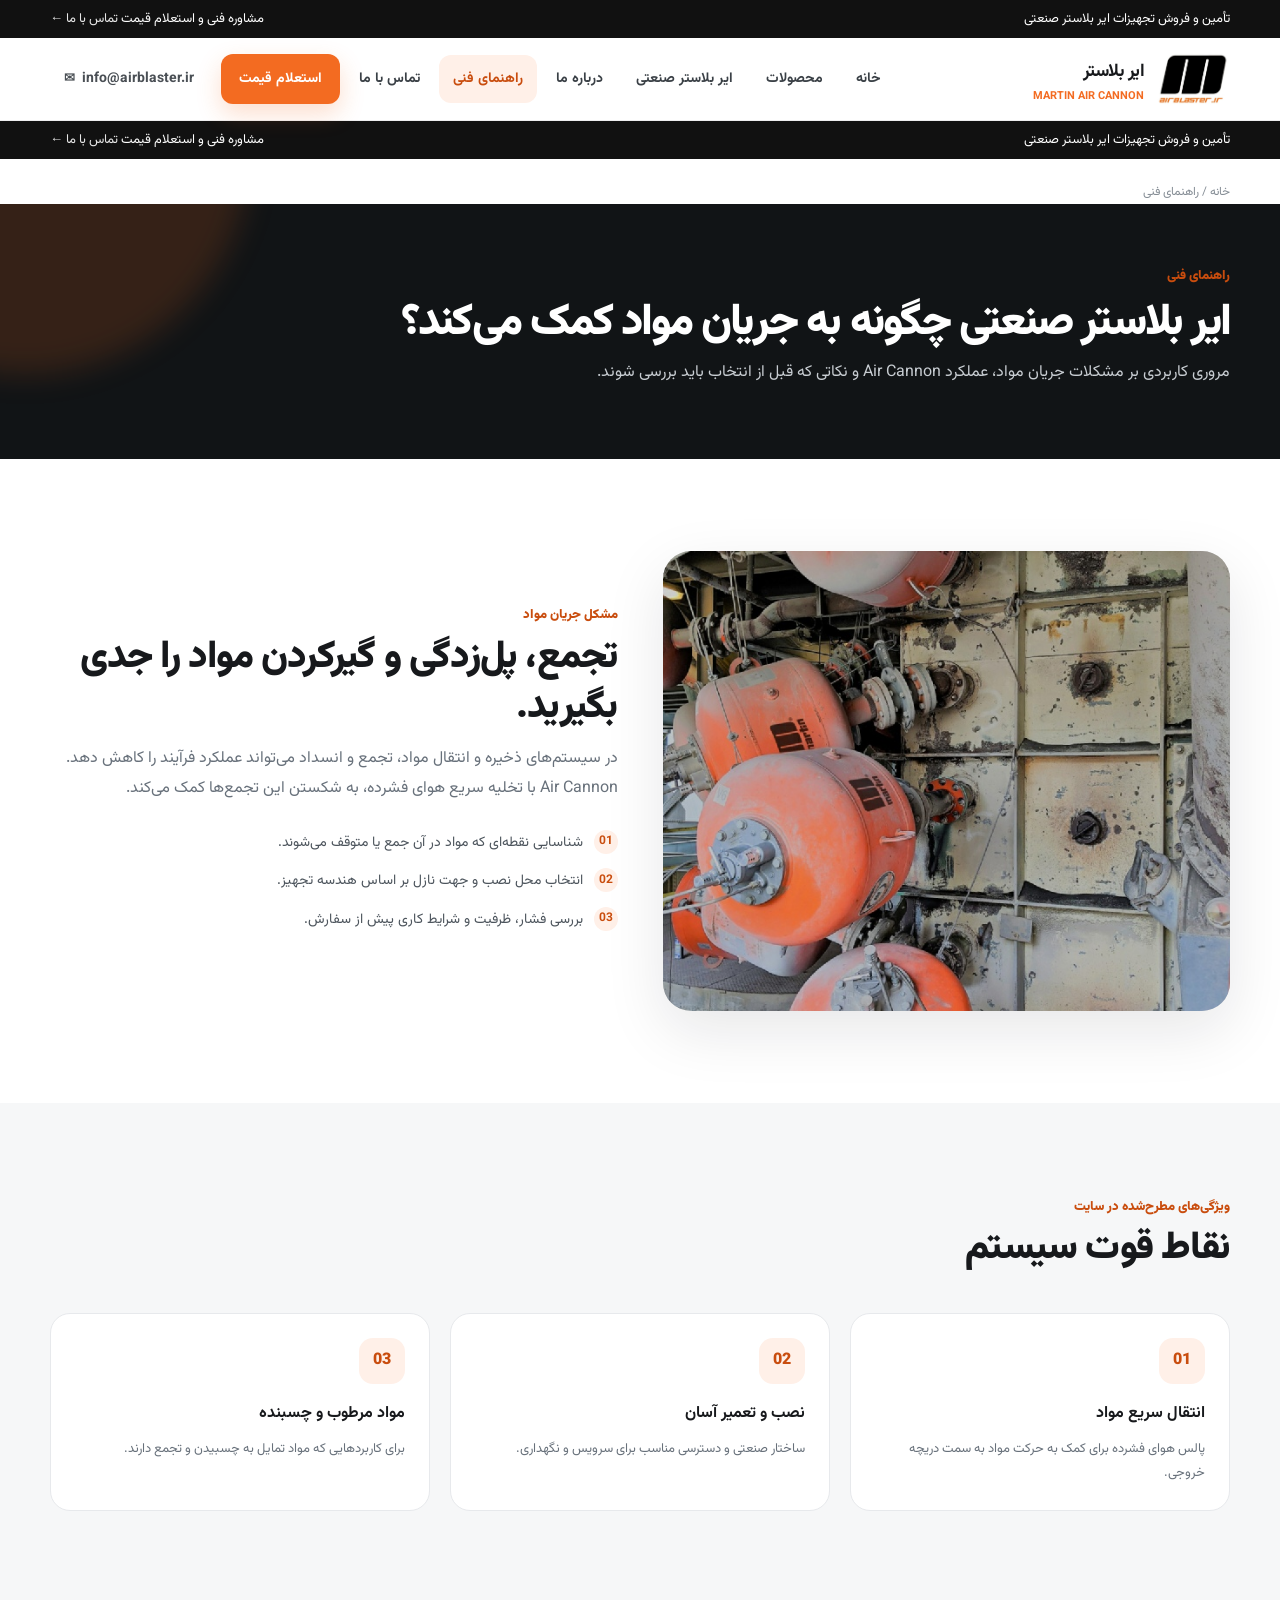
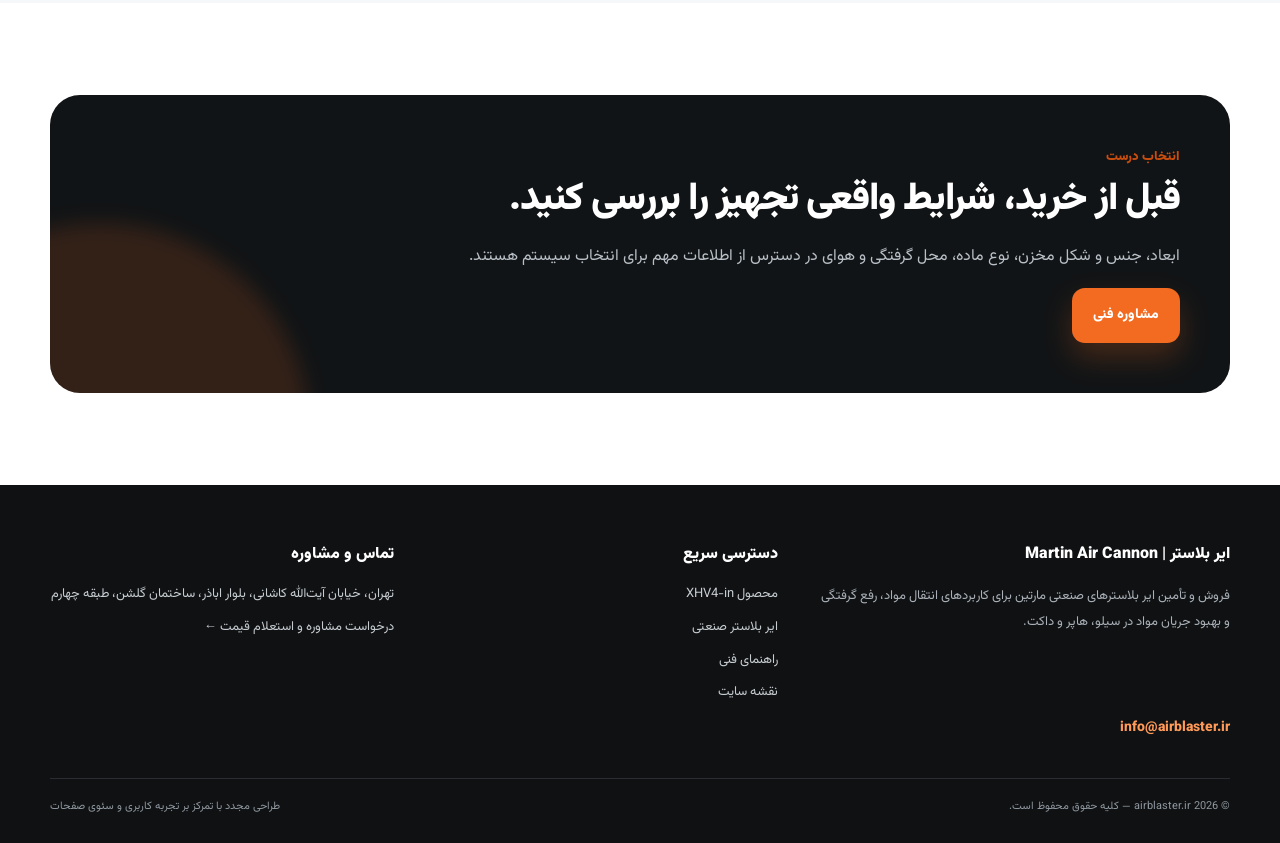
<file: wpscripts/air-blaster.html>
<!doctype html>
<html lang="fa" dir="rtl">
<head>
<meta charset="utf-8">
<meta name="viewport" content="width=device-width,initial-scale=1">
<title>راهنمای ایر بلاستر صنعتی | Air Cannon</title>
<meta name="description" content="راهنمای کاربردی ایر بلاستر صنعتی و نکات انتخاب و نصب برای بهبود جریان مواد.">
<meta name="keywords" content="ایر بلاستر, ایر بلاستر مارتین, بیگ بلاستر, شوک بلاستر, Air Cannon, Martin Engineering, فروش ایر بلاستر صنعتی">
<meta name="robots" content="index,follow">
<link rel="canonical" href="https://airblaster.ir/wpscripts/air-blaster.html">
<meta property="og:type" content="website">
<meta property="og:title" content="راهنمای ایر بلاستر صنعتی | Air Cannon">
<meta property="og:description" content="راهنمای کاربردی ایر بلاستر صنعتی و نکات انتخاب و نصب برای بهبود جریان مواد.">
<meta property="og:image" content="../assets/product-cluster.jpg">
<link rel="icon" href="../favicon.ico">
<link rel="stylesheet" href="../site.css">
<script defer src="../site.js"></script>
</head>
<body>
<div class="topbar"><div class="container"><span>تأمین و فروش تجهیزات ایر بلاستر صنعتی</span><span>مشاوره فنی و استعلام قیمت <a href="../wpscripts/contact-us.html">تماس با ما ←</a></span></div></div>
<header class="site-header"><div class="container nav">
<a class="brand" href="../index.html"><img src="../assets/logo.jpg" alt="Airblaster.ir"><div><strong>ایر بلاستر</strong><span>MARTIN AIR CANNON</span></div></a>
<button class="nav-toggle" aria-label="باز کردن منو">☰</button>
<nav class="navlinks"><a href="../index.html" class="">خانه</a><a href="../wpscripts/martin-air-cannon-xhv4-in.html" class="">محصولات</a><a href="../wpscripts/air-blaster-industrial.html" class="">ایر بلاستر صنعتی</a><a href="../wpscripts/big-blaster.html" class="">درباره ما</a><a href="../wpscripts/air-blaster.html" class="active">راهنمای فنی</a><a href="../wpscripts/contact-us.html" class="">تماس با ما</a><a class="nav-cta" href="../wpscripts/contact-us.html">استعلام قیمت</a><a class="nav-email" href="mailto:info@airblaster.ir" aria-label="ارسال ایمیل به info@airblaster.ir">info@airblaster.ir</a></nav>
</div></header>
<div class="topbar"><div class="container"><span>تأمین و فروش تجهیزات ایر بلاستر صنعتی</span><span>مشاوره فنی و استعلام قیمت <a href="../wpscripts/contact-us.html">تماس با ما ←</a></span></div></div><main><div class="breadcrumb container"><a href="../index.html">خانه</a> / راهنمای فنی</div>
<section class="page-hero"><div class="container"><div class="kicker">راهنمای فنی</div><h1>ایر بلاستر صنعتی چگونه به جریان مواد کمک می‌کند؟</h1><p>مروری کاربردی بر مشکلات جریان مواد، عملکرد Air Cannon و نکاتی که قبل از انتخاب باید بررسی شوند.</p></div></section>
<section class="section"><div class="container"><div class="split"><div class="media-card"><img alt="کاربرد ایر بلاستر صنعتی" src="../assets/industrial-02.jpg"/></div><div><div class="kicker">مشکل جریان مواد</div><h2>تجمع، پل‌زدگی و گیرکردن مواد را جدی بگیرید.</h2><p class="lead">در سیستم‌های ذخیره و انتقال مواد، تجمع و انسداد می‌تواند عملکرد فرآیند را کاهش دهد. Air Cannon با تخلیه سریع هوای فشرده، به شکستن این تجمع‌ها کمک می‌کند.</p><div class="checks"><div class="check"><b>01</b><span>شناسایی نقطه‌ای که مواد در آن جمع یا متوقف می‌شوند.</span></div><div class="check"><b>02</b><span>انتخاب محل نصب و جهت نازل بر اساس هندسه تجهیز.</span></div><div class="check"><b>03</b><span>بررسی فشار، ظرفیت و شرایط کاری پیش از سفارش.</span></div></div></div></div></div></section>
<section class="section alt"><div class="container"><div class="section-head"><div><div class="kicker">ویژگی‌های مطرح‌شده در سایت</div><h2>نقاط قوت سیستم</h2></div></div><div class="grid-3"><div class="feature"><div class="icon">01</div><h3>انتقال سریع مواد</h3><p>پالس هوای فشرده برای کمک به حرکت مواد به سمت دریچه خروجی.</p></div><div class="feature"><div class="icon">02</div><h3>نصب و تعمیر آسان</h3><p>ساختار صنعتی و دسترسی مناسب برای سرویس و نگهداری.</p></div><div class="feature"><div class="icon">03</div><h3>مواد مرطوب و چسبنده</h3><p>برای کاربردهایی که مواد تمایل به چسبیدن و تجمع دارند.</p></div></div></div></section>
<section class="section"><div class="container"><div class="dark-panel"><div class="kicker">انتخاب درست</div><h2 style="color:#fff">قبل از خرید، شرایط واقعی تجهیز را بررسی کنید.</h2><p style="color:#b9c0c7">ابعاد، جنس و شکل مخزن، نوع ماده، محل گرفتگی و هوای در دسترس از اطلاعات مهم برای انتخاب سیستم هستند.</p><a class="btn btn-primary" href="contact-us.html">مشاوره فنی</a></div></div></section>
</main>
<footer><div class="container">
<div class="footer-grid">
<div><div class="footer-title">ایر بلاستر | Martin Air Cannon</div><p style="font-size:13px;line-height:2;color:#aab1b8">فروش و تأمین ایر بلاسترهای صنعتی مارتین برای کاربردهای انتقال مواد، رفع گرفتگی و بهبود جریان مواد در سیلو، هاپر و داکت.</p></div>
<div><div class="footer-title">دسترسی سریع</div><div class="footer-links"><a href="../wpscripts/martin-air-cannon-xhv4-in.html">محصول XHV4-in</a><a href="../wpscripts/air-blaster-industrial.html">ایر بلاستر صنعتی</a><a href="../wpscripts/air-blaster.html">راهنمای فنی</a><a href="../sitemap.html">نقشه سایت</a></div></div>
<div><div class="footer-title">تماس و مشاوره</div><div class="footer-links"><span>تهران، خیابان آیت‌الله کاشانی، بلوار اباذر، ساختمان گلشن، طبقه چهارم</span><a href="../wpscripts/contact-us.html">درخواست مشاوره و استعلام قیمت ←</a></div></div>
</div>
<a href="mailto:info@airblaster.ir" class="site-email">info@airblaster.ir</a><div class="footer-bottom"><span>© <span data-year></span> airblaster.ir — کلیه حقوق محفوظ است.</span><span>طراحی مجدد با تمرکز بر تجربه کاربری و سئوی صفحات</span></div>
</div></footer>
</body></html>
</file>
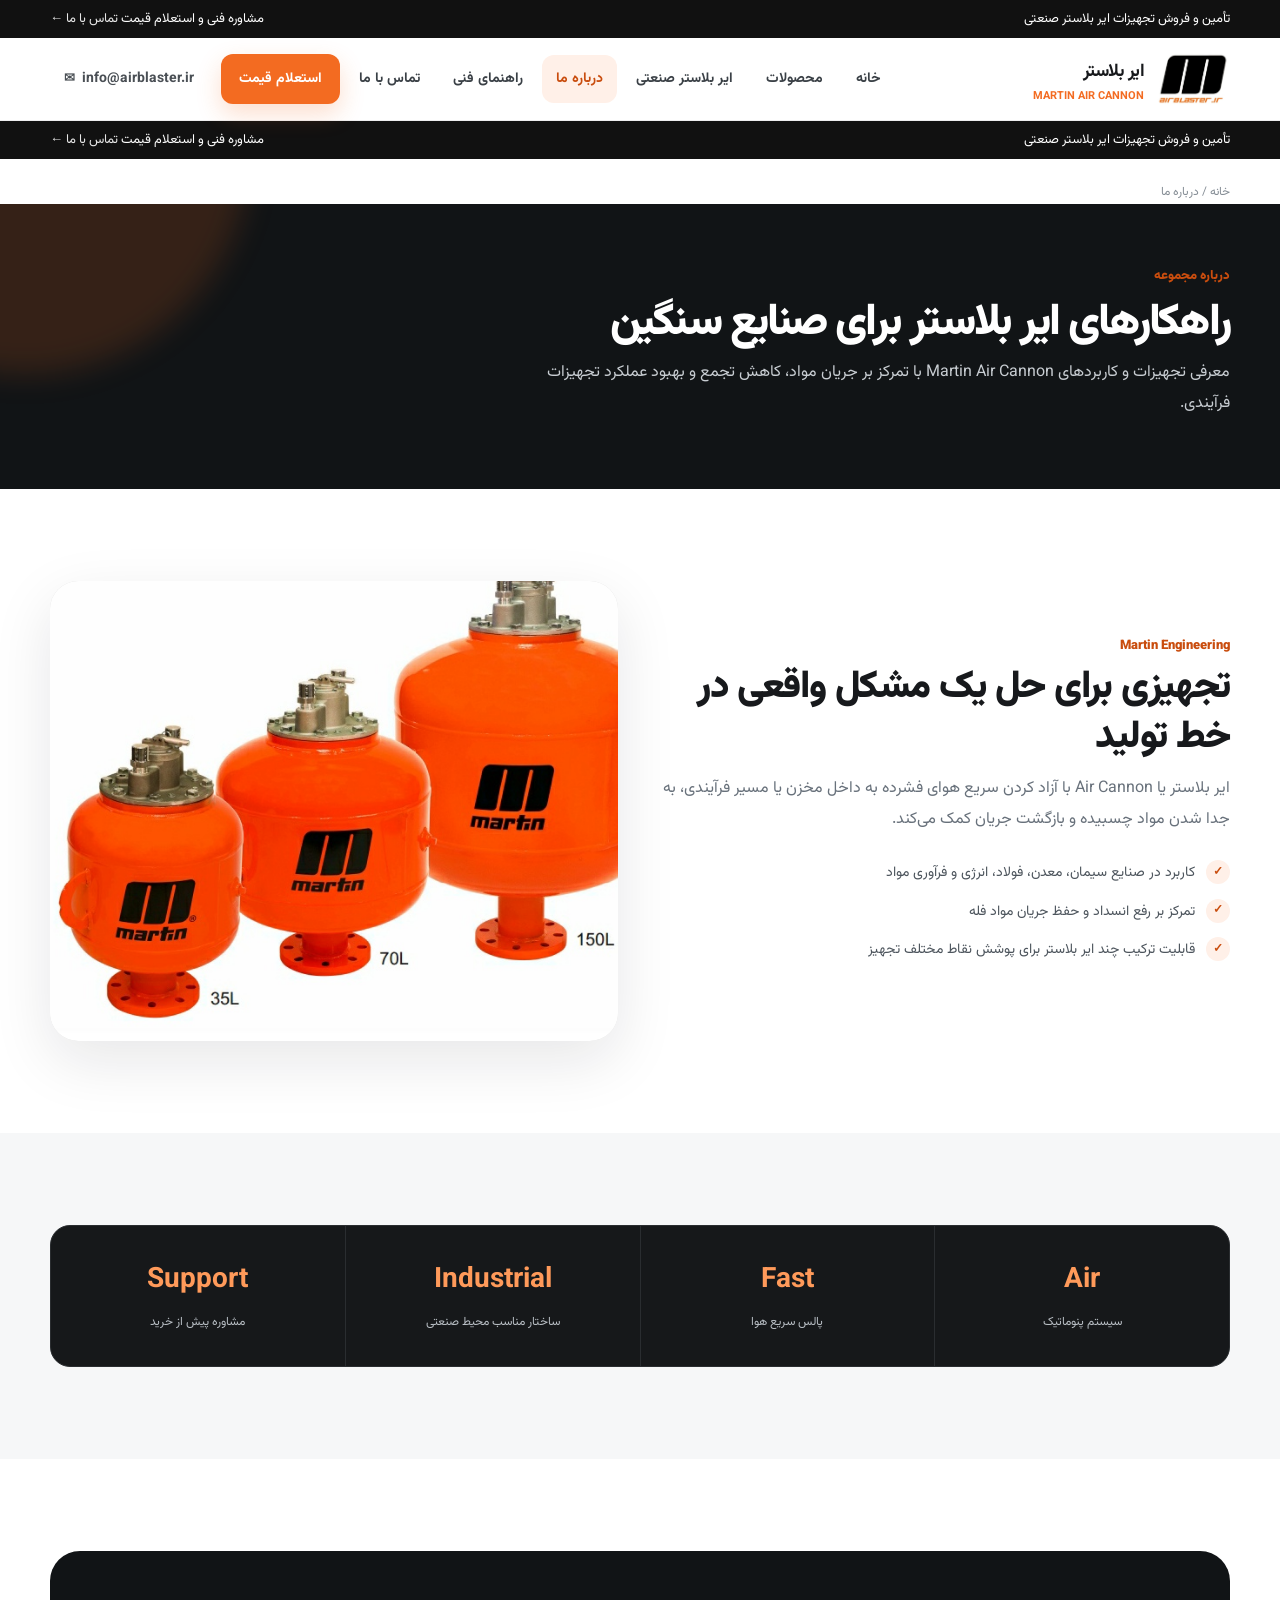
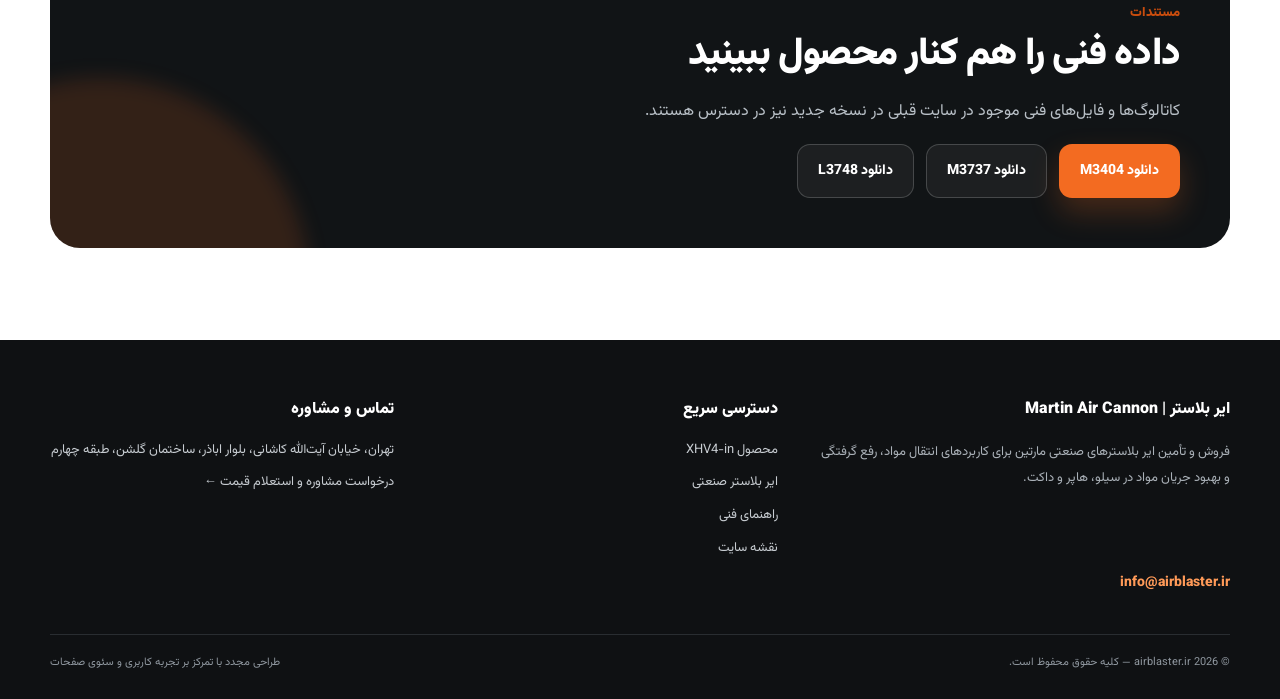
<file: wpscripts/big-blaster.html>
<!doctype html>
<html lang="fa" dir="rtl">
<head>
<meta charset="utf-8">
<meta name="viewport" content="width=device-width,initial-scale=1">
<title>درباره ایر بلاستر مارتین | Martin Air Cannon</title>
<meta name="description" content="آشنایی با ایر بلاسترهای مارتین و کاربرد آن‌ها در صنایع و سیستم‌های انتقال مواد.">
<meta name="keywords" content="ایر بلاستر, ایر بلاستر مارتین, بیگ بلاستر, شوک بلاستر, Air Cannon, Martin Engineering, فروش ایر بلاستر صنعتی">
<meta name="robots" content="index,follow">
<link rel="canonical" href="https://airblaster.ir/wpscripts/big-blaster.html">
<meta property="og:type" content="website">
<meta property="og:title" content="درباره ایر بلاستر مارتین | Martin Air Cannon">
<meta property="og:description" content="آشنایی با ایر بلاسترهای مارتین و کاربرد آن‌ها در صنایع و سیستم‌های انتقال مواد.">
<meta property="og:image" content="../assets/product-cluster.jpg">
<link rel="icon" href="../favicon.ico">
<link rel="stylesheet" href="../site.css">
<script defer src="../site.js"></script>
</head>
<body>
<div class="topbar"><div class="container"><span>تأمین و فروش تجهیزات ایر بلاستر صنعتی</span><span>مشاوره فنی و استعلام قیمت <a href="../wpscripts/contact-us.html">تماس با ما ←</a></span></div></div>
<header class="site-header"><div class="container nav">
<a class="brand" href="../index.html"><img src="../assets/logo.jpg" alt="Airblaster.ir"><div><strong>ایر بلاستر</strong><span>MARTIN AIR CANNON</span></div></a>
<button class="nav-toggle" aria-label="باز کردن منو">☰</button>
<nav class="navlinks"><a href="../index.html" class="">خانه</a><a href="../wpscripts/martin-air-cannon-xhv4-in.html" class="">محصولات</a><a href="../wpscripts/air-blaster-industrial.html" class="">ایر بلاستر صنعتی</a><a href="../wpscripts/big-blaster.html" class="active">درباره ما</a><a href="../wpscripts/air-blaster.html" class="">راهنمای فنی</a><a href="../wpscripts/contact-us.html" class="">تماس با ما</a><a class="nav-cta" href="../wpscripts/contact-us.html">استعلام قیمت</a><a class="nav-email" href="mailto:info@airblaster.ir" aria-label="ارسال ایمیل به info@airblaster.ir">info@airblaster.ir</a></nav>
</div></header>
<div class="topbar"><div class="container"><span>تأمین و فروش تجهیزات ایر بلاستر صنعتی</span><span>مشاوره فنی و استعلام قیمت <a href="../wpscripts/contact-us.html">تماس با ما ←</a></span></div></div><main><div class="breadcrumb container"><a href="../index.html">خانه</a> / درباره ما</div>
<section class="page-hero"><div class="container"><div class="kicker">درباره مجموعه</div><h1>راهکارهای ایر بلاستر برای صنایع سنگین</h1><p>معرفی تجهیزات و کاربردهای Martin Air Cannon با تمرکز بر جریان مواد، کاهش تجمع و بهبود عملکرد تجهیزات فرآیندی.</p></div></section>
<section class="section"><div class="container split"><div><div class="kicker">Martin Engineering</div><h2>تجهیزی برای حل یک مشکل واقعی در خط تولید</h2><p class="lead">ایر بلاستر یا Air Cannon با آزاد کردن سریع هوای فشرده به داخل مخزن یا مسیر فرآیندی، به جدا شدن مواد چسبیده و بازگشت جریان کمک می‌کند.</p><div class="checks"><div class="check"><b>✓</b><span>کاربرد در صنایع سیمان، معدن، فولاد، انرژی و فرآوری مواد</span></div><div class="check"><b>✓</b><span>تمرکز بر رفع انسداد و حفظ جریان مواد فله</span></div><div class="check"><b>✓</b><span>قابلیت ترکیب چند ایر بلاستر برای پوشش نقاط مختلف تجهیز</span></div></div></div><div class="media-card"><img alt="ایر بلاسترهای مارتین" src="../assets/product-cluster.jpg"/></div></div></section>
<section class="section alt"><div class="container"><div class="stats"><div class="stat"><b>Air</b><span>سیستم پنوماتیک</span></div><div class="stat"><b>Fast</b><span>پالس سریع هوا</span></div><div class="stat"><b>Industrial</b><span>ساختار مناسب محیط صنعتی</span></div><div class="stat"><b>Support</b><span>مشاوره پیش از خرید</span></div></div></div></section>
<section class="section"><div class="container"><div class="dark-panel"><div class="kicker">مستندات</div><h2 style="color:#fff">داده فنی را هم کنار محصول ببینید</h2><p style="color:#b9c0c7">کاتالوگ‌ها و فایل‌های فنی موجود در سایت قبلی در نسخه جدید نیز در دسترس هستند.</p><div class="actions"><a class="btn btn-primary" href="../assets/M3404.pdf">دانلود M3404</a><a class="btn btn-ghost" href="../assets/M3737.pdf">دانلود M3737</a><a class="btn btn-ghost" href="../assets/l3748.pdf">دانلود L3748</a></div></div></div></section>
</main>
<footer><div class="container">
<div class="footer-grid">
<div><div class="footer-title">ایر بلاستر | Martin Air Cannon</div><p style="font-size:13px;line-height:2;color:#aab1b8">فروش و تأمین ایر بلاسترهای صنعتی مارتین برای کاربردهای انتقال مواد، رفع گرفتگی و بهبود جریان مواد در سیلو، هاپر و داکت.</p></div>
<div><div class="footer-title">دسترسی سریع</div><div class="footer-links"><a href="../wpscripts/martin-air-cannon-xhv4-in.html">محصول XHV4-in</a><a href="../wpscripts/air-blaster-industrial.html">ایر بلاستر صنعتی</a><a href="../wpscripts/air-blaster.html">راهنمای فنی</a><a href="../sitemap.html">نقشه سایت</a></div></div>
<div><div class="footer-title">تماس و مشاوره</div><div class="footer-links"><span>تهران، خیابان آیت‌الله کاشانی، بلوار اباذر، ساختمان گلشن، طبقه چهارم</span><a href="../wpscripts/contact-us.html">درخواست مشاوره و استعلام قیمت ←</a></div></div>
</div>
<a href="mailto:info@airblaster.ir" class="site-email">info@airblaster.ir</a><div class="footer-bottom"><span>© <span data-year></span> airblaster.ir — کلیه حقوق محفوظ است.</span><span>طراحی مجدد با تمرکز بر تجربه کاربری و سئوی صفحات</span></div>
</div></footer>
</body></html>
</file>
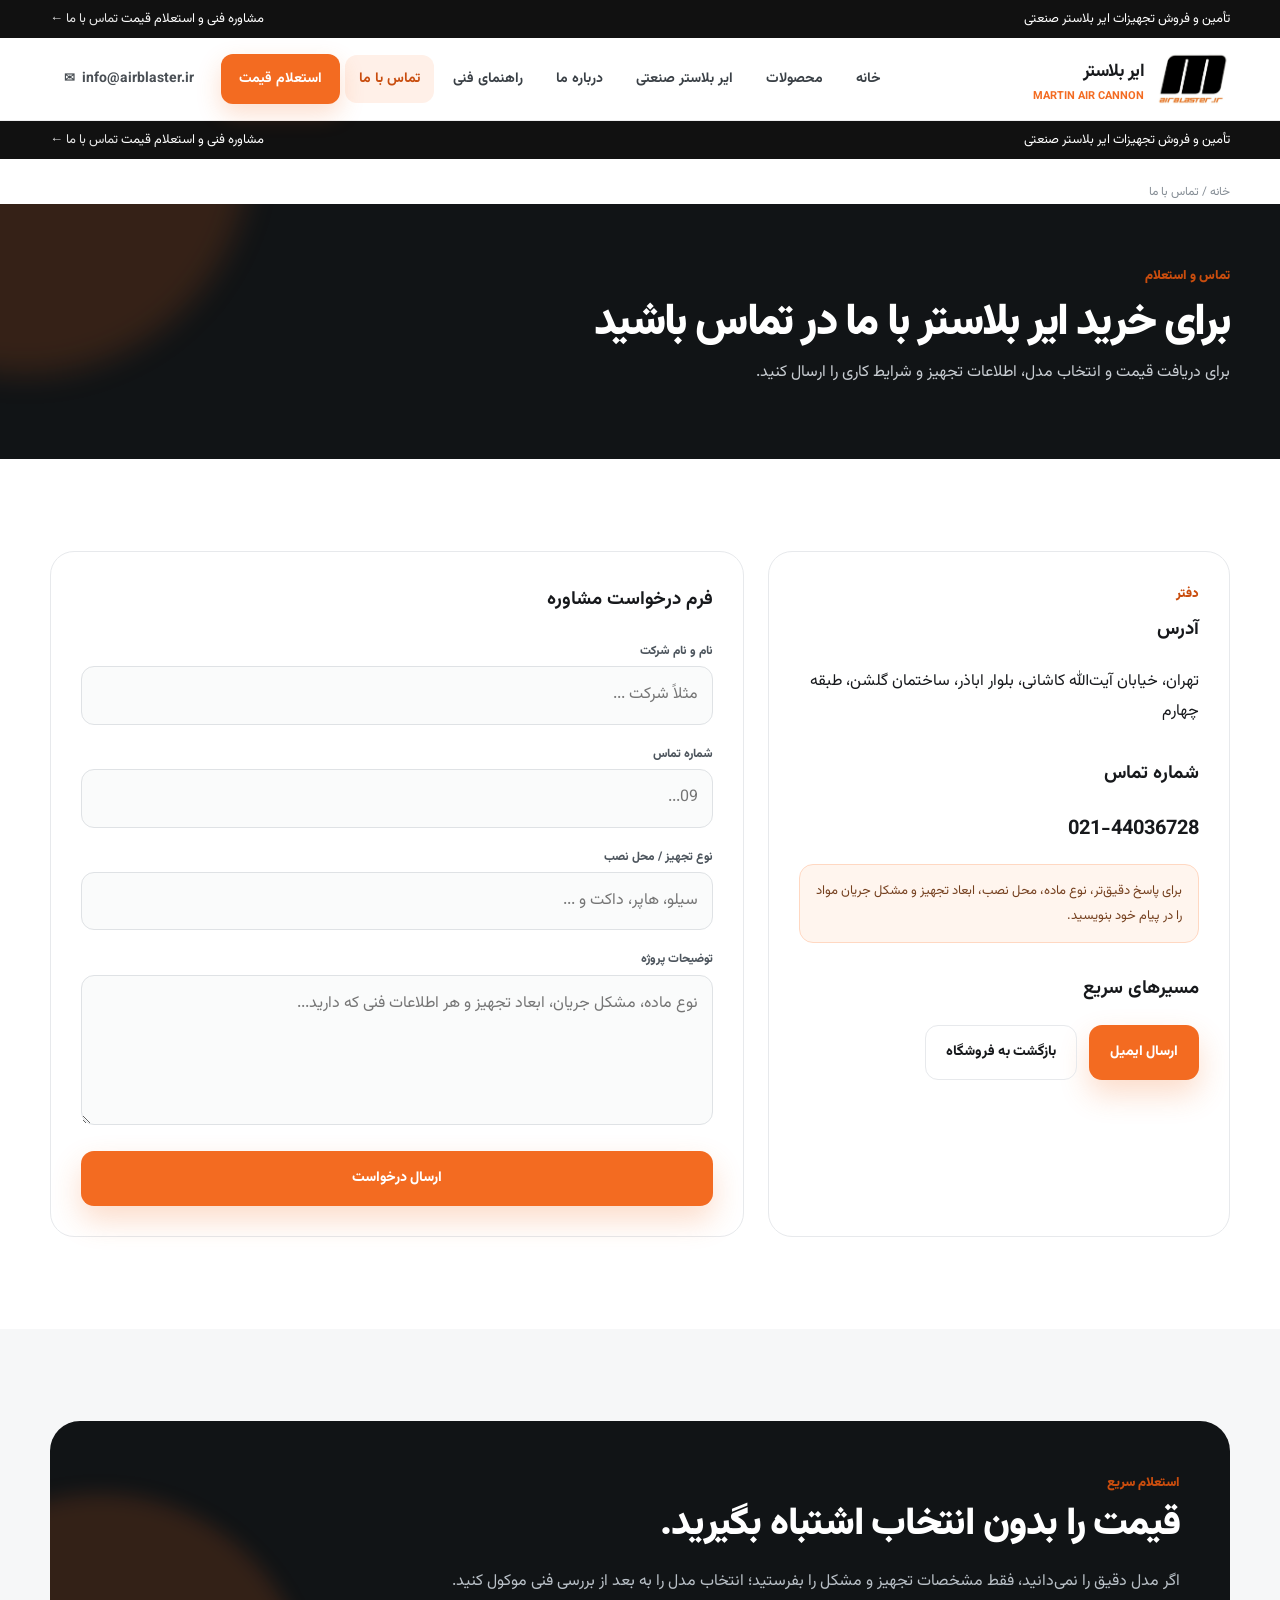
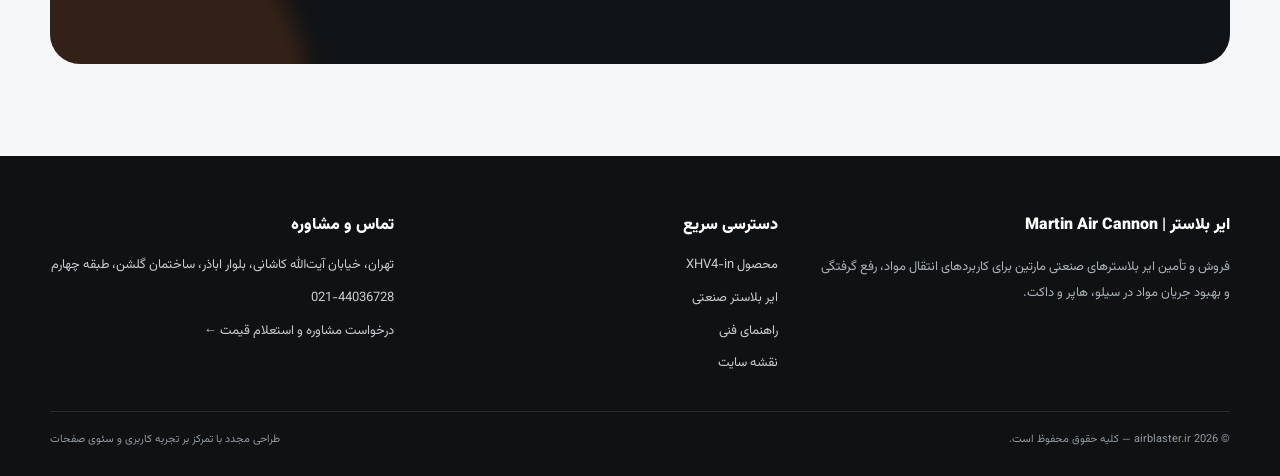
<file: wpscripts/contact-us.html>
<!doctype html>
<html lang="fa" dir="rtl">
<head>
<meta charset="utf-8">
<meta name="viewport" content="width=device-width,initial-scale=1">

<title>تماس با ما | خرید ایر بلاستر مارتین</title>

<meta name="description" content="برای خرید و استعلام قیمت ایر بلاستر مارتین، مشخصات پروژه و شرایط نصب را ارسال کنید.">
<meta name="keywords" content="ایر بلاستر, ایر بلاستر مارتین, بیگ بلاستر, شوک بلاستر, Air Cannon, Martin Engineering, فروش ایر بلاستر صنعتی">
<meta name="robots" content="index,follow">

<link rel="canonical" href="https://airblaster.ir/wpscripts/contact-us.html">

<meta property="og:type" content="website">
<meta property="og:title" content="تماس با ما | خرید ایر بلاستر مارتین">
<meta property="og:description" content="برای خرید و استعلام قیمت ایر بلاستر مارتین، مشخصات پروژه و شرایط نصب را ارسال کنید.">
<meta property="og:image" content="../assets/product-cluster.jpg">

<link rel="icon" href="../favicon.ico">
<link rel="stylesheet" href="../site.css">

<script defer src="../site.js"></script>

</head>

<body>

<div class="topbar">
    <div class="container">
        <span>تأمین و فروش تجهیزات ایر بلاستر صنعتی</span>

        <span>
            مشاوره فنی و استعلام قیمت
            <a href="../wpscripts/contact-us.html">تماس با ما ←</a>
        </span>
    </div>
</div>


<header class="site-header">

    <div class="container nav">

        <a class="brand" href="../index.html">

            <img src="../assets/logo.jpg" alt="Airblaster.ir">

            <div>
                <strong>ایر بلاستر</strong>
                <span>MARTIN AIR CANNON</span>
            </div>

        </a>

        <button class="nav-toggle" aria-label="باز کردن منو">
            ☰
        </button>

        <nav class="navlinks">

            <a href="../index.html">
                خانه
            </a>

            <a href="../wpscripts/martin-air-cannon-xhv4-in.html">
                محصولات
            </a>

            <a href="../wpscripts/air-blaster-industrial.html">
                ایر بلاستر صنعتی
            </a>

            <a href="../wpscripts/big-blaster.html">
                درباره ما
            </a>

            <a href="../wpscripts/air-blaster.html">
                راهنمای فنی
            </a>

            <a href="../wpscripts/contact-us.html" class="active">
                تماس با ما
            </a>

            <a class="nav-cta" href="../wpscripts/contact-us.html">
                استعلام قیمت
            </a>

            <a class="nav-email"
               href="mailto:info@airblaster.ir"
               aria-label="ارسال ایمیل به info@airblaster.ir">
                info@airblaster.ir
            </a>

        </nav>

    </div>

</header>


<div class="topbar">
    <div class="container">

        <span>
            تأمین و فروش تجهیزات ایر بلاستر صنعتی
        </span>

        <span>
            مشاوره فنی و استعلام قیمت
            <a href="../wpscripts/contact-us.html">
                تماس با ما ←
            </a>
        </span>

    </div>
</div>


<main>

<div class="breadcrumb container">

    <a href="../index.html">
        خانه
    </a>

    /

    تماس با ما

</div>


<section class="page-hero">

    <div class="container">

        <div class="kicker">
            تماس و استعلام
        </div>

        <h1>
            برای خرید ایر بلاستر با ما در تماس باشید
        </h1>

        <p>
            برای دریافت قیمت و انتخاب مدل، اطلاعات تجهیز و شرایط کاری را ارسال کنید.
        </p>

    </div>

</section>


<section class="section">

<div class="container contact-grid">


<!-- اطلاعات تماس -->

<div class="contact-card">

    <div class="kicker">
        دفتر
    </div>

    <h3>
        آدرس
    </h3>

    <p>
        تهران، خیابان آیت‌الله کاشانی، بلوار اباذر، ساختمان گلشن، طبقه چهارم
    </p>


    <h3 style="margin-top:28px">
        شماره تماس
    </h3>

    <p>
        <a href="tel:02144036728"
           style="font-size:20px;font-weight:700;direction:ltr;display:inline-block;">
            021-44036728
        </a>
    </p>


    <div class="notice">
        برای پاسخ دقیق‌تر، نوع ماده، محل نصب، ابعاد تجهیز و مشکل جریان مواد را در پیام خود بنویسید.
    </div>


    <h3 style="margin-top:28px">
        مسیرهای سریع
    </h3>

    <div class="actions">

        <a class="btn btn-primary"
           href="mailto:info@airblaster.ir">
            ارسال ایمیل
        </a>

        <a class="btn"
           href="../index.html"
           style="border:1px solid var(--line)">
            بازگشت به فروشگاه
        </a>

    </div>

</div>


<!-- فرم درخواست مشاوره -->

<div class="contact-card">

    <h3>
        فرم درخواست مشاوره
    </h3>


    <form class="form"
          id="contactForm">

        <div>

            <label>
                نام و نام شرکت
            </label>

            <input
                id="name"
                type="text"
                placeholder="مثلاً شرکت ..."
                required>

        </div>


        <div>

            <label>
                شماره تماس
            </label>

            <input
                id="phone"
                type="tel"
                placeholder="09..."
                required>

        </div>


        <div>

            <label>
                نوع تجهیز / محل نصب
            </label>

            <input
                id="equipment"
                type="text"
                placeholder="سیلو، هاپر، داکت و ...">

        </div>


        <div>

            <label>
                توضیحات پروژه
            </label>

            <textarea
                id="description"
                placeholder="نوع ماده، مشکل جریان، ابعاد تجهیز و هر اطلاعات فنی که دارید..."></textarea>

        </div>


        <button
            class="btn btn-primary"
            type="submit">

            ارسال درخواست

        </button>

    </form>

</div>


</div>

</section>


<section class="section alt">

<div class="container">

    <div class="dark-panel">

        <div class="kicker">
            استعلام سریع
        </div>

        <h2 style="color:#fff">
            قیمت را بدون انتخاب اشتباه بگیرید.
        </h2>

        <p style="color:#b9c0c7">
            اگر مدل دقیق را نمی‌دانید، فقط مشخصات تجهیز و مشکل را بفرستید؛ انتخاب مدل را به بعد از بررسی فنی موکول کنید.
        </p>

    </div>

</div>

</section>

</main>


<footer>

<div class="container">

<div class="footer-grid">


<div>

    <div class="footer-title">
        ایر بلاستر | Martin Air Cannon
    </div>

    <p style="font-size:13px;line-height:2;color:#aab1b8">
        فروش و تأمین ایر بلاسترهای صنعتی مارتین برای کاربردهای انتقال مواد، رفع گرفتگی و بهبود جریان مواد در سیلو، هاپر و داکت.
    </p>

</div>


<div>

    <div class="footer-title">
        دسترسی سریع
    </div>

    <div class="footer-links">

        <a href="../wpscripts/martin-air-cannon-xhv4-in.html">
            محصول XHV4-in
        </a>

        <a href="../wpscripts/air-blaster-industrial.html">
            ایر بلاستر صنعتی
        </a>

        <a href="../wpscripts/air-blaster.html">
            راهنمای فنی
        </a>

        <a href="../sitemap.html">
            نقشه سایت
        </a>

    </div>

</div>


<div>

    <div class="footer-title">
        تماس و مشاوره
    </div>

    <div class="footer-links">

        <span>
            تهران، خیابان آیت‌الله کاشانی، بلوار اباذر، ساختمان گلشن، طبقه چهارم
        </span>

        <a href="tel:02144036728">
            021-44036728
        </a>

        <a href="../wpscripts/contact-us.html">
            درخواست مشاوره و استعلام قیمت ←
        </a>

    </div>

</div>


</div>


<div class="footer-bottom">

    <span>
        ©
        <span data-year></span>
        airblaster.ir — کلیه حقوق محفوظ است.
    </span>

    <span>
        طراحی مجدد با تمرکز بر تجربه کاربری و سئوی صفحات
    </span>

</div>

</div>

</footer>


<script>

document.getElementById("contactForm").addEventListener("submit", function(event) {

    event.preventDefault();

    const name =
        document.getElementById("name").value.trim();

    const phone =
        document.getElementById("phone").value.trim();

    const equipment =
        document.getElementById("equipment").value.trim();

    const description =
        document.getElementById("description").value.trim();


    const subject =
        "درخواست مشاوره و استعلام قیمت ایر بلاستر";


    const body =
        "نام و نام شرکت: " + name +
        "\n\n" +

        "شماره تماس: " + phone +
        "\n\n" +

        "نوع تجهیز / محل نصب: " + equipment +
        "\n\n" +

        "توضیحات پروژه:\n" +
        description;


    const mailto =
        "mailto:info@airblaster.ir" +
        "?subject=" +
        encodeURIComponent(subject) +
        "&body=" +
        encodeURIComponent(body);


    window.location.href = mailto;

});

</script>


</body>
</html>
</file>
<file: site.css>
@import url('https://fonts.googleapis.com/css2?family=Vazirmatn:wght@400;500;600;700;800;900&display=swap');

:root{
  --orange:#f36b21;
  --orange-2:#ff8a3d;
  --orange-dark:#c94d0e;
  --ink:#17191c;
  --muted:#68717b;
  --line:#e7e9ec;
  --surface:#f6f7f8;
  --white:#fff;
  --dark:#101214;
  --shadow:0 20px 60px rgba(18,22,27,.10);
  --radius:24px;
  --max:1180px;
}
*{box-sizing:border-box}
html{scroll-behavior:smooth}
body{
  margin:0;
  font-family:'Vazirmatn',Tahoma,sans-serif;
  color:var(--ink);
  background:#fff;
  line-height:1.9;
  direction:rtl;
}
img{max-width:100%;display:block}
a{color:inherit;text-decoration:none}
button,input,textarea{font:inherit}
.container{width:min(var(--max),calc(100% - 40px));margin:auto}
.topbar{background:#111;color:#fff;font-size:13px}
.topbar .container{display:flex;justify-content:space-between;gap:20px;align-items:center;min-height:38px}
.topbar a{color:#fff;opacity:.9}
header.site-header{
  position:sticky;top:0;z-index:50;
  background:rgba(255,255,255,.94);backdrop-filter:blur(14px);
  border-bottom:1px solid rgba(20,25,30,.07)
}
.nav{min-height:82px;display:flex;align-items:center;justify-content:space-between;gap:24px}
.brand{display:flex;align-items:center;gap:12px;font-weight:900}
.brand img{width:74px;height:55px;object-fit:contain;border-radius:12px}
.brand strong{font-size:18px;letter-spacing:-.5px}
.brand span{display:block;color:var(--orange);font-size:11px;font-weight:700;line-height:1.2}
.navlinks{display:flex;align-items:center;gap:5px}
.navlinks a{padding:11px 14px;border-radius:12px;font-size:14px;font-weight:700;color:#3a4046}
.navlinks a:hover,.navlinks a.active{background:#fff0e8;color:var(--orange-dark)}
.nav-cta{background:var(--orange)!important;color:#fff!important;padding:12px 18px!important;box-shadow:0 10px 25px rgba(243,107,33,.22)}
.nav-toggle{display:none;border:0;background:#f3f4f5;border-radius:12px;padding:10px 12px;cursor:pointer}

.hero{
  position:relative;overflow:hidden;background:linear-gradient(135deg,#151719 0%,#24272b 55%,#151719 100%);
  color:#fff;min-height:620px;display:flex;align-items:center
}
.hero:before{content:"";position:absolute;inset:auto -10% -45% -10%;height:65%;background:radial-gradient(circle,rgba(243,107,33,.32),transparent 60%);filter:blur(10px)}
.hero-grid{display:grid;grid-template-columns:1.05fr .95fr;gap:50px;align-items:center;position:relative;z-index:1}
.eyebrow{display:inline-flex;align-items:center;gap:8px;color:#ffb27f;background:rgba(255,255,255,.07);border:1px solid rgba(255,255,255,.1);padding:7px 12px;border-radius:999px;font-size:12px;font-weight:700}
.eyebrow i{width:7px;height:7px;border-radius:50%;background:var(--orange);box-shadow:0 0 0 6px rgba(243,107,33,.13)}
h1{font-size:clamp(36px,5vw,62px);line-height:1.18;letter-spacing:-1.8px;margin:20px 0 18px;font-weight:900}
.hero p{font-size:17px;color:#d9dde1;max-width:620px;margin:0 0 28px}
.actions{display:flex;gap:12px;flex-wrap:wrap}
.btn{display:inline-flex;align-items:center;justify-content:center;gap:9px;padding:13px 20px;border-radius:13px;font-weight:800;font-size:14px;transition:.2s ease;border:1px solid transparent}
.btn-primary{background:var(--orange);color:#fff;box-shadow:0 14px 30px rgba(243,107,33,.24)}
.btn-primary:hover{transform:translateY(-2px);background:var(--orange-2)}
.btn-ghost{border-color:rgba(255,255,255,.18);color:#fff;background:rgba(255,255,255,.05)}
.btn-ghost:hover{background:rgba(255,255,255,.1)}
.hero-visual{position:relative;min-height:430px}
.hero-product{position:absolute;inset:10px 0 0 0;display:grid;place-items:center}
.hero-product img{width:min(360px,75%);filter:drop-shadow(0 35px 35px rgba(0,0,0,.45));animation:float 5s ease-in-out infinite}
.ring{position:absolute;width:430px;height:430px;border:1px solid rgba(255,255,255,.08);border-radius:50%;animation:spin 22s linear infinite}
.ring:before,.ring:after{content:"";position:absolute;width:9px;height:9px;background:var(--orange);border-radius:50%;box-shadow:0 0 0 8px rgba(243,107,33,.12)}
.ring:before{top:42px;right:82px}.ring:after{bottom:70px;left:50px}
.hero-tag{position:absolute;bottom:35px;right:15px;background:rgba(255,255,255,.08);backdrop-filter:blur(12px);border:1px solid rgba(255,255,255,.1);padding:12px 15px;border-radius:16px;font-size:12px}
@keyframes float{0%,100%{transform:translateY(0) rotate(-1deg)}50%{transform:translateY(-15px) rotate(1deg)}}
@keyframes spin{to{transform:rotate(360deg)}}

.section{padding:92px 0}
.section.alt{background:var(--surface)}
.section-head{display:flex;justify-content:space-between;gap:30px;align-items:end;margin-bottom:38px}
.kicker{color:var(--orange-dark);font-size:13px;font-weight:900;margin-bottom:6px}
h2{font-size:clamp(27px,3vw,40px);line-height:1.3;margin:0;font-weight:900;letter-spacing:-.8px}
.lead{color:var(--muted);max-width:650px;margin:10px 0 0}
.grid-3{display:grid;grid-template-columns:repeat(3,1fr);gap:20px}
.grid-4{display:grid;grid-template-columns:repeat(4,1fr);gap:18px}
.card{background:#fff;border:1px solid var(--line);border-radius:var(--radius);overflow:hidden;transition:.25s ease}
.card:hover{transform:translateY(-5px);box-shadow:var(--shadow);border-color:#ddd}
.product-card .pic{height:260px;background:linear-gradient(145deg,#fafafa,#eef0f1);display:grid;place-items:center;padding:25px;position:relative;overflow:hidden}
.product-card .pic:after{content:"";position:absolute;width:180px;height:180px;border-radius:50%;background:rgba(243,107,33,.12);filter:blur(4px)}
.product-card .pic img{position:relative;z-index:1;max-height:220px;object-fit:contain;transition:.35s}
.product-card:hover .pic img{transform:scale(1.05) translateY(-4px)}
.card-body{padding:22px}
.card h3{font-size:18px;margin:0 0 8px}
.card p{color:var(--muted);font-size:14px;margin:0 0 18px}
.text-link{color:var(--orange-dark);font-weight:800;font-size:13px}
.feature{padding:24px;border:1px solid var(--line);border-radius:20px;background:#fff}
.icon{width:46px;height:46px;display:grid;place-items:center;border-radius:14px;background:#fff0e8;color:var(--orange-dark);font-weight:900;margin-bottom:15px}
.feature h3{margin:0 0 7px;font-size:16px}.feature p{margin:0;color:var(--muted);font-size:13px}
.stats{display:grid;grid-template-columns:repeat(4,1fr);gap:1px;background:#2a2d30;border:1px solid #2a2d30;border-radius:20px;overflow:hidden}
.stat{background:#16181a;color:#fff;padding:28px;text-align:center}.stat b{display:block;font-size:28px;color:#ff9a5a}.stat span{font-size:12px;color:#b8bec4}
.split{display:grid;grid-template-columns:1fr 1fr;gap:45px;align-items:center}
.media-card{border-radius:28px;overflow:hidden;box-shadow:var(--shadow);background:#ddd;position:relative}
.media-card img{width:100%;height:460px;object-fit:cover}
.media-card .caption{position:absolute;left:20px;right:20px;bottom:20px;background:rgba(15,17,19,.76);backdrop-filter:blur(10px);color:#fff;border-radius:17px;padding:15px}
.checks{display:grid;gap:12px;margin:25px 0}
.check{display:flex;gap:11px;align-items:flex-start}.check b{width:24px;height:24px;display:grid;place-items:center;border-radius:50%;background:#fff0e8;color:var(--orange-dark);font-size:12px;flex:0 0 24px}
.check span{font-size:14px;color:#4d555d}
.dark-panel{background:#111416;color:#fff;border-radius:30px;padding:50px;overflow:hidden;position:relative}
.dark-panel:after{content:"";position:absolute;width:420px;height:420px;background:rgba(243,107,33,.15);border-radius:50%;left:-160px;bottom:-250px;filter:blur(10px)}
.dark-panel>*{position:relative;z-index:1}
.gallery{display:grid;grid-template-columns:1.4fr 1fr 1fr;grid-auto-rows:190px;gap:12px}
.gallery img{width:100%;height:100%;object-fit:cover;border-radius:18px;transition:.3s}
.gallery img:hover{transform:scale(1.02)}
.gallery .tall{grid-row:span 2}
.breadcrumb{padding:22px 0 0;color:#858d95;font-size:12px}
.breadcrumb a:hover{color:var(--orange-dark)}
.page-hero{background:#111416;color:#fff;padding:60px 0 70px;position:relative;overflow:hidden}
.page-hero:after{content:"";position:absolute;width:450px;height:450px;background:rgba(243,107,33,.16);border-radius:50%;left:-200px;top:-280px;filter:blur(15px)}
.page-hero .container{position:relative;z-index:1}
.page-hero h1{font-size:44px;margin:10px 0 8px}.page-hero p{color:#c8cdd2;max-width:720px;margin:0}
.product-detail{display:grid;grid-template-columns:.95fr 1.05fr;gap:45px;align-items:start}
.product-visual{background:linear-gradient(145deg,#f7f7f7,#eceeef);border:1px solid var(--line);border-radius:28px;padding:40px;position:sticky;top:105px}
.product-visual img{width:100%;max-height:430px;object-fit:contain}
.spec-list{display:grid;grid-template-columns:1fr 1fr;gap:10px;margin:25px 0}
.spec{border:1px solid var(--line);padding:15px;border-radius:14px;background:#fff}.spec small{display:block;color:#899199;font-size:11px}.spec b{font-size:13px}
.contact-grid{display:grid;grid-template-columns:.8fr 1.2fr;gap:24px}
.contact-card{padding:30px;border:1px solid var(--line);border-radius:24px;background:#fff}
.contact-card h3{margin-top:0}
.form{display:grid;gap:14px}.form label{font-size:12px;font-weight:800;color:#4e565e}.form input,.form textarea{width:100%;border:1px solid #dfe2e5;border-radius:13px;padding:13px 14px;outline:none;background:#fafbfb;direction:rtl}.form input:focus,.form textarea:focus{border-color:var(--orange);box-shadow:0 0 0 4px rgba(243,107,33,.1)}.form textarea{min-height:150px;resize:vertical}
footer{background:#0f1113;color:#c7ccd1;padding:55px 0 25px}.footer-grid{display:grid;grid-template-columns:1.2fr 1fr 1fr;gap:40px}.footer-title{color:#fff;font-weight:900;margin-bottom:12px}.footer-links{display:grid;gap:8px;font-size:13px}.footer-links a:hover{color:#ff9a5a}.footer-bottom{border-top:1px solid #292d31;margin-top:35px;padding-top:18px;font-size:11px;color:#8f979f;display:flex;justify-content:space-between;gap:15px}
.notice{padding:14px 16px;border-radius:14px;background:#fff5ee;border:1px solid #ffd8c2;color:#75401f;font-size:13px}
.searchbox{display:flex;gap:10px;margin:25px 0}.searchbox input{flex:1;border:1px solid var(--line);border-radius:14px;padding:14px}.searchbox button{border:0;border-radius:14px;padding:0 22px;background:var(--orange);color:#fff;font-weight:800}
.hidden{display:none!important}
.fade-in{animation:fade .7s both}.delay-1{animation-delay:.12s}.delay-2{animation-delay:.24s}.delay-3{animation-delay:.36s}
@keyframes fade{from{opacity:0;transform:translateY(15px)}to{opacity:1;transform:none}}
@media(max-width:900px){
  .navlinks{display:none;position:absolute;top:82px;right:20px;left:20px;background:#fff;border:1px solid var(--line);padding:12px;border-radius:18px;box-shadow:var(--shadow);flex-direction:column;align-items:stretch}
  .navlinks.open{display:flex}.navlinks a{text-align:center}.nav-toggle{display:block}
  .hero-grid,.split,.product-detail,.contact-grid{grid-template-columns:1fr}
  .hero{min-height:auto;padding:70px 0}.hero-visual{min-height:360px}.product-visual{position:static}
  .grid-4{grid-template-columns:1fr 1fr}.grid-3{grid-template-columns:1fr 1fr}.stats{grid-template-columns:1fr 1fr}
  .footer-grid{grid-template-columns:1fr 1fr}
}
@media(max-width:600px){
  .container{width:min(var(--max),calc(100% - 28px))}
  .topbar .container{justify-content:center;text-align:center}
  .topbar .container>span:first-child{display:none}
  .brand strong{font-size:15px}.brand img{width:60px;height:48px}
  .hero-grid{gap:20px}.hero-visual{min-height:300px}.ring{width:300px;height:300px}.hero h1{font-size:36px}
  .section{padding:65px 0}.grid-3,.grid-4,.stats{grid-template-columns:1fr}
  .section-head{display:block}.gallery{grid-template-columns:1fr 1fr;grid-auto-rows:150px}.gallery .tall{grid-row:span 2}
  .dark-panel{padding:30px 22px}.page-hero h1{font-size:34px}.spec-list{grid-template-columns:1fr}
  .footer-grid{grid-template-columns:1fr}.footer-bottom{display:block}
}

/* ===== Premium product page ===== */
.product-page{background:#fff}
.product-page .breadcrumb{display:flex;align-items:center;gap:9px;padding-top:18px}
.product-page .breadcrumb span{color:#c4c9ce}
.product-hero-premium{position:relative;overflow:hidden;background:#0d0f11;color:#fff;min-height:690px;display:flex;align-items:center;border-bottom:1px solid #24282c}
.product-hero-premium:before{content:"";position:absolute;width:780px;height:780px;border-radius:50%;left:-330px;top:-390px;background:radial-gradient(circle,rgba(243,107,33,.18),transparent 68%)}
.product-hero-premium:after{content:"XHV";position:absolute;left:4%;bottom:-100px;font-size:300px;line-height:1;font-weight:900;color:rgba(255,255,255,.025);letter-spacing:-20px;pointer-events:none}
.product-hero-grid{display:grid;grid-template-columns:1.02fr .98fr;gap:30px;align-items:center;position:relative;z-index:1}
.product-hero-copy{padding:70px 0 85px}
.product-badge{display:inline-flex;align-items:center;gap:9px;border:1px solid rgba(243,107,33,.38);background:rgba(243,107,33,.08);color:#ffad7a;padding:8px 13px;border-radius:999px;font-size:11px;font-weight:900;letter-spacing:.4px}
.product-badge i{width:7px;height:7px;border-radius:50%;background:var(--orange);box-shadow:0 0 0 6px rgba(243,107,33,.12)}
.product-code{margin-top:28px;color:#7f878e;font-size:11px;font-weight:800;letter-spacing:2px;direction:ltr;text-align:right}
.product-hero-premium h1{font-size:clamp(42px,5.1vw,72px);line-height:1.13;margin:12px 0 22px;letter-spacing:-2.6px}
.product-hero-premium h1 em{font-style:normal;color:#ff914e}
.hero-lead{font-size:16px;line-height:2.05;color:#c4c9ce;max-width:660px;margin:0 0 30px}
.hero-actions{display:flex;gap:11px;flex-wrap:wrap}
.btn-lg{padding:15px 22px;border-radius:15px;font-size:14px}
.btn-outline-dark{border-color:#3a4045;background:rgba(255,255,255,.04);color:#fff}
.btn-outline-dark:hover{background:#fff;color:#111}
.trust-row{display:grid;grid-template-columns:repeat(3,1fr);gap:10px;margin-top:42px;padding-top:22px;border-top:1px solid rgba(255,255,255,.1);max-width:650px}
.trust-row div{padding-left:14px;border-left:1px solid rgba(255,255,255,.09)}
.trust-row div:last-child{border-left:0}
.trust-row b{display:block;font-size:18px;color:#fff;direction:ltr;text-align:right}
.trust-row span{display:block;color:#7f878e;font-size:10px;line-height:1.7;margin-top:3px}
.product-stage{min-height:610px;position:relative;display:grid;place-items:center;isolation:isolate}
.stage-glow{position:absolute;width:460px;height:460px;border-radius:50%;background:radial-gradient(circle,rgba(243,107,33,.26),rgba(243,107,33,.05) 42%,transparent 70%);filter:blur(2px)}
.stage-grid{position:absolute;inset:10% 3%;opacity:.28;background-image:linear-gradient(rgba(255,255,255,.08) 1px,transparent 1px),linear-gradient(90deg,rgba(255,255,255,.08) 1px,transparent 1px);background-size:42px 42px;mask-image:radial-gradient(circle at center,#000 10%,transparent 75%);transform:perspective(700px) rotateX(62deg) translateY(130px)}
.stage-ring{position:absolute;border:1px solid rgba(255,255,255,.08);border-radius:50%;inset:15%;animation:spin 25s linear infinite}
.stage-ring:before{content:"";position:absolute;width:8px;height:8px;background:var(--orange);border-radius:50%;top:14%;right:10%;box-shadow:0 0 0 7px rgba(243,107,33,.12)}
.ring-b{inset:23%;animation-direction:reverse;animation-duration:18s;border-style:dashed;opacity:.6}
.hero-product-large{position:relative;z-index:2;width:min(430px,80%);filter:drop-shadow(0 45px 40px rgba(0,0,0,.6));animation:float 5s ease-in-out infinite}
.floating-chip{position:absolute;z-index:3;border:1px solid rgba(255,255,255,.1);background:rgba(20,22,24,.76);backdrop-filter:blur(12px);padding:10px 13px;border-radius:12px;font-size:9px;color:#bfc5ca;letter-spacing:1px;direction:ltr}
.chip-top{top:16%;right:7%}.chip-bottom{bottom:16%;left:7%;color:#ff9a5b;border-color:rgba(243,107,33,.25)}
.premium-head{align-items:end}.premium-head .lead{max-width:520px}
.product-intro{padding-top:100px}
.premium-feature-grid{display:grid;grid-template-columns:repeat(4,1fr);gap:14px;margin-top:38px}
.premium-feature{position:relative;border:1px solid var(--line);border-radius:22px;padding:26px 23px 25px;background:linear-gradient(180deg,#fff,#fafafa);overflow:hidden;min-height:240px;transition:.25s}
.premium-feature:hover{transform:translateY(-5px);box-shadow:var(--shadow);border-color:#f3d2bf}
.feature-number{position:absolute;left:18px;top:13px;color:#e7eaed;font-size:32px;font-weight:900;direction:ltr}
.mini-icon{width:44px;height:44px;border-radius:14px;display:grid;place-items:center;background:#fff0e8;color:var(--orange-dark);font-size:20px;margin-bottom:25px}
.premium-feature h3{font-size:17px;margin:0 0 9px}.premium-feature p{font-size:12.5px;line-height:2;color:var(--muted);margin:0}
.gallery-section{overflow:hidden}
.premium-gallery{display:grid;grid-template-columns:1.35fr .8fr .8fr;grid-template-rows:230px 230px;gap:12px;margin-top:38px}
.gallery-item{position:relative;border:0;padding:0;overflow:hidden;border-radius:20px;background:#ddd;cursor:pointer;min-width:0}
.gallery-item:after{content:"";position:absolute;inset:0;background:linear-gradient(180deg,transparent 55%,rgba(0,0,0,.65));opacity:.75}
.gallery-item img{width:100%;height:100%;object-fit:cover;transition:.45s}
.gallery-item:hover img{transform:scale(1.045)}
.gallery-item span{position:absolute;z-index:2;right:17px;bottom:14px;color:#fff;font-size:11px;font-weight:800}
.gallery-main{grid-row:span 2;background:linear-gradient(145deg,#f4f4f4,#dfe2e4);display:grid;place-items:center}
.gallery-main img{object-fit:contain;width:80%;height:80%;filter:drop-shadow(0 25px 22px rgba(0,0,0,.18))}
.gallery-main:after{background:radial-gradient(circle,rgba(243,107,33,.18),transparent 65%);opacity:1}
.gallery-main span{color:#222;background:#fff;padding:7px 11px;border-radius:999px;right:18px;bottom:16px}
.lightbox{position:fixed;inset:0;z-index:200;background:rgba(6,8,10,.93);display:none;align-items:center;justify-content:center;padding:40px}
.lightbox.open{display:flex}.lightbox figure{margin:0;max-width:min(1000px,90vw);max-height:90vh;text-align:center}.lightbox figure img{max-width:100%;max-height:80vh;object-fit:contain;border-radius:12px}.lightbox figcaption{color:#fff;margin-top:10px;font-size:12px}.lightbox button{position:absolute;border:1px solid rgba(255,255,255,.16);background:rgba(255,255,255,.08);color:#fff;width:48px;height:48px;border-radius:50%;cursor:pointer;font-size:30px;display:grid;place-items:center}.lightbox-close{top:25px;right:25px}.lightbox-prev{right:25px;top:50%;transform:translateY(-50%)}.lightbox-next{left:25px;top:50%;transform:translateY(-50%)}
.spec-table-wrap{overflow:auto;border:1px solid var(--line);border-radius:24px;box-shadow:0 12px 40px rgba(18,22,27,.06);margin-top:38px;background:#fff}
.spec-table{width:100%;min-width:820px;border-collapse:collapse;text-align:right}.spec-table th{font-size:11px;color:#777f87;background:#f6f7f8;padding:16px 18px;border-bottom:1px solid var(--line);white-space:nowrap}.spec-table td{padding:18px;border-bottom:1px solid #eff1f2;font-size:12px;color:#515961}.spec-table tr:last-child td{border-bottom:0}.spec-table tbody tr:hover{background:#fffaf7}.spec-table td strong{font-size:13px;color:#202428;direction:ltr;display:block;text-align:right}.spec-table td small{font-size:10px;color:#9aa1a7;display:block;margin-top:3px}.spec-note{margin-top:12px;padding:16px 18px;border-radius:16px;background:#fff7f1;border:1px solid #f5dac9;color:#75411f;font-size:11px;line-height:2}.download-strip{margin-top:28px;border:1px solid #252a2f;border-radius:22px;background:#111416;color:#fff;padding:18px 20px;display:flex;justify-content:space-between;align-items:center;gap:20px}.download-strip>div:first-child{display:flex;align-items:center;gap:13px}.download-strip strong{display:block;font-size:13px}.download-strip small{display:block;color:#9299a0;font-size:10px;margin-top:2px}.pdf-icon{width:42px;height:42px;border-radius:12px;display:grid;place-items:center;background:rgba(243,107,33,.13);color:#ff9557;font-size:10px;font-weight:900}.btn-dark{background:#fff;color:#17191c}.btn-dark:hover{background:#ffefe6;color:#b54b0d}
.application-grid{display:grid;grid-template-columns:repeat(2,1fr);gap:16px;margin-top:38px}.application-card{background:#fff;border:1px solid var(--line);border-radius:24px;overflow:hidden;display:grid;grid-template-columns:.9fr 1.1fr;min-height:220px;transition:.25s}.application-card:hover{transform:translateY(-4px);box-shadow:var(--shadow)}.app-image{min-height:220px;overflow:hidden}.app-image img{width:100%;height:100%;object-fit:cover;transition:.4s}.application-card:hover .app-image img{transform:scale(1.04)}.application-card>div:last-child{padding:24px}.application-card>div:last-child>span{font-size:10px;color:var(--orange-dark);font-weight:900;direction:ltr;display:block}.application-card h3{font-size:17px;margin:6px 0 8px}.application-card p{font-size:12px;color:var(--muted);line-height:2;margin:0}.application-dark{background:#121517;color:#fff;border-color:#121517}.application-dark p{color:#aeb4b9}.application-dark a{display:inline-block;margin-top:15px;color:#ff965b;font-size:12px;font-weight:900}.app-symbol{background:radial-gradient(circle at 50% 45%,rgba(243,107,33,.28),transparent 55%);display:grid;place-items:center;color:#ff8848;font-size:55px;font-weight:900;letter-spacing:-4px;min-height:220px}
.engineering-section{background:#0f1113;color:#fff}.engineering-grid{display:grid;grid-template-columns:1fr 1fr;gap:60px;align-items:center}.engineering-visual{position:relative;border-radius:26px;overflow:hidden;background:#e8e9ea;padding:15px;box-shadow:0 25px 70px rgba(0,0,0,.3)}.engineering-visual img{width:100%;height:460px;object-fit:contain;background:#fff;border-radius:18px}.drawing-tag{position:absolute;right:28px;bottom:28px;background:rgba(10,12,14,.8);backdrop-filter:blur(10px);color:#ff9b60;padding:9px 12px;border-radius:10px;font-size:9px;letter-spacing:1px;direction:ltr}.engineering-copy .kicker{color:#ff975a}.engineering-copy h2{font-size:39px;margin-bottom:12px}.engineering-copy .lead{color:#aeb4b9}.engineering-list{display:grid;grid-template-columns:1fr 1fr;gap:11px;margin-top:28px}.engineering-list div{display:flex;gap:10px;align-items:flex-start;padding:13px;border:1px solid rgba(255,255,255,.08);border-radius:13px;background:rgba(255,255,255,.025)}.engineering-list b{font-size:10px;color:#ff975a;direction:ltr}.engineering-list span{font-size:10.5px;color:#c7ccd0;line-height:1.8}
.quote-section{background:linear-gradient(135deg,#171a1d,#0d0f11);color:#fff;position:relative;overflow:hidden}.quote-section:before{content:"";position:absolute;width:600px;height:600px;right:-350px;top:-300px;border-radius:50%;background:rgba(243,107,33,.14);filter:blur(5px)}.quote-grid{display:grid;grid-template-columns:.8fr 1.2fr;gap:50px;align-items:start;position:relative;z-index:1}.dark-badge{margin-bottom:22px}.quote-intro h2{font-size:42px;line-height:1.3;margin:0 0 16px}.quote-intro>p{color:#aeb4b9;font-size:13px;line-height:2.1;max-width:520px}.quote-points{display:grid;gap:10px;margin:25px 0 30px}.quote-points span{font-size:11px;color:#dce0e3}.quote-points span::first-letter{color:#ff975a}.btn-outline-light{border-color:rgba(255,255,255,.2);color:#fff}.btn-outline-light:hover{background:#fff;color:#111}
.quote-card{background:#fff;color:#17191c;border-radius:26px;padding:28px;box-shadow:0 25px 80px rgba(0,0,0,.28)}.quote-card-head{display:flex;justify-content:space-between;align-items:flex-start;border-bottom:1px solid var(--line);padding-bottom:18px;margin-bottom:22px}.quote-card-head span{font-size:9px;letter-spacing:1.5px;color:#a0a6ac;direction:ltr}.quote-card-head h3{margin:3px 0 0;font-size:22px}.quote-step{color:var(--orange-dark);font-size:18px;font-weight:900;direction:ltr}.quote-step small{font-size:9px;color:#aaa}.premium-form{display:grid;gap:14px}.form-row{display:grid;grid-template-columns:1fr 1fr;gap:12px}.premium-form label{display:grid;gap:6px;font-size:10px;font-weight:900;color:#555e66}.premium-form input,.premium-form textarea,.premium-form select{width:100%;border:1px solid #dfe3e6;border-radius:12px;padding:12px 13px;background:#fbfcfc;color:#202428;outline:none;font-size:12px;direction:rtl}.premium-form input:focus,.premium-form textarea:focus,.premium-form select:focus{border-color:var(--orange);box-shadow:0 0 0 4px rgba(243,107,33,.09)}.premium-form textarea{min-height:120px;resize:vertical}.upload-faux{position:relative;border:1px dashed #d7dadd;padding:12px;border-radius:12px;background:#fafafa}.upload-faux input{border:0;padding:0;background:transparent;box-shadow:none}.form-consent{display:flex;align-items:center;justify-content:space-between;gap:14px;border-top:1px solid var(--line);padding-top:15px}.form-consent>span{font-size:9px;color:#8b939a;line-height:1.8}.form-success{padding:13px 14px;border-radius:12px;background:#effaf3;color:#22603a;font-size:11px;line-height:1.9}
.faq-section{padding-bottom:110px}.faq-grid{display:grid;grid-template-columns:.8fr 1.2fr;gap:70px}.faq-grid h2{font-size:38px}.faq-list{display:grid;gap:9px}.faq-list details{border:1px solid var(--line);border-radius:16px;padding:0 18px;background:#fff}.faq-list details[open]{border-color:#f0d4c2;background:#fffaf7}.faq-list summary{list-style:none;cursor:pointer;padding:18px 0;font-size:13px;font-weight:900;display:flex;justify-content:space-between;gap:20px}.faq-list summary::-webkit-details-marker{display:none}.faq-list summary span{color:var(--orange-dark);font-size:18px}.faq-list p{font-size:11px;line-height:2;color:var(--muted);margin:0 0 18px}
@media(max-width:1000px){.product-hero-grid,.engineering-grid,.quote-grid,.faq-grid{grid-template-columns:1fr}.product-stage{min-height:500px}.premium-feature-grid{grid-template-columns:1fr 1fr}.application-grid{grid-template-columns:1fr}.engineering-copy{order:-1}.quote-intro h2{font-size:34px}.faq-grid{gap:35px}.download-strip{align-items:flex-start;flex-direction:column}}
@media(max-width:700px){.product-hero-premium{min-height:auto}.product-hero-copy{padding:45px 0 15px}.product-hero-premium h1{font-size:40px;letter-spacing:-1.5px}.hero-lead{font-size:14px}.trust-row{grid-template-columns:1fr;gap:12px}.trust-row div{border-left:0;border-bottom:1px solid rgba(255,255,255,.08);padding:0 0 10px}.trust-row div:last-child{border-bottom:0}.product-stage{min-height:400px}.hero-product-large{width:270px}.stage-ring{inset:13%}.premium-feature-grid{grid-template-columns:1fr}.premium-gallery{grid-template-columns:1fr 1fr;grid-template-rows:180px 180px 180px}.gallery-main{grid-row:span 2;grid-column:span 2}.application-card{grid-template-columns:1fr}.app-image{height:180px;min-height:180px}.app-symbol{min-height:140px}.engineering-list{grid-template-columns:1fr}.engineering-visual img{height:330px}.quote-card{padding:20px}.form-row{grid-template-columns:1fr}.form-consent{align-items:stretch;flex-direction:column}.quote-intro h2{font-size:30px}.lightbox{padding:20px}.lightbox-prev{right:8px}.lightbox-next{left:8px}.lightbox-close{top:12px;right:12px}}


/* Site-wide contact email */
.nav-email{display:inline-flex;align-items:center;gap:7px;margin-right:8px;color:#fff;text-decoration:none;font-size:12px;font-weight:700;direction:ltr;white-space:nowrap;opacity:.92;transition:opacity .2s,transform .2s}
.nav-email::before{content:"✉";font-size:13px}
.nav-email:hover{opacity:1;transform:translateY(-1px)}
.site-email{display:inline-flex;align-items:center;width:max-content;margin-top:10px;color:#ff9a58!important;text-decoration:none;font-weight:800;font-size:14px;direction:ltr;transition:color .2s}
.site-email:hover{color:#fff!important}
@media (max-width:900px){.nav-email{display:none}}
</file>
